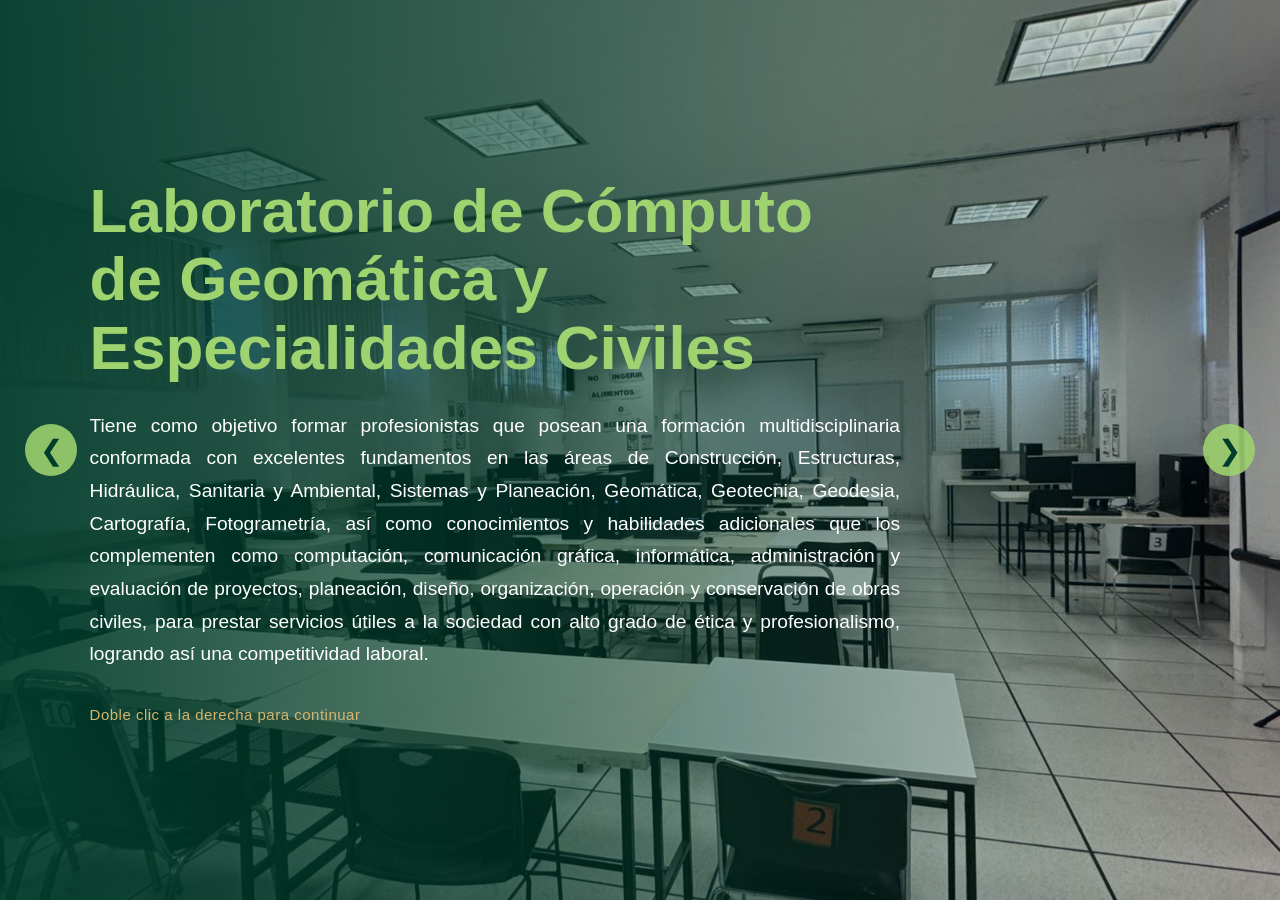
<file: index.html>
<!DOCTYPE html>
<html lang="es">
<head>
    <meta charset="UTF-8">
    <meta name="viewport" content="width=device-width, initial-scale=1.0">
    <title>LCDICyG - FI UNAM</title>
    <link rel="stylesheet" href="css/style.css">
</head>
<body>

    <main class="slider">

        <section class="screen active" id="inicio">
            <div class="overlay"></div>

            <div class="content intro-content">
                <h1>Laboratorio de Cómputo de Geomática y Especialidades Civiles</h1>

                <p>
                    Tiene como objetivo formar profesionistas que posean una formación multidisciplinaria
                    conformada con excelentes fundamentos en las áreas de Construcción, Estructuras,
                    Hidráulica, Sanitaria y Ambiental, Sistemas y Planeación, Geomática, Geotecnia,
                    Geodesia, Cartografía, Fotogrametría, así como conocimientos y habilidades adicionales
                    que los complementen como computación, comunicación gráfica, informática, administración
                    y evaluación de proyectos, planeación, diseño, organización, operación y conservación
                    de obras civiles, para prestar servicios útiles a la sociedad con alto grado de ética
                    y profesionalismo, logrando así una competitividad laboral.
                </p>

                <span class="hint">Doble clic a la derecha para continuar</span>
            </div>
        </section>

        <section class="screen" id="opciones">
            <div class="content options-content">
                <h2>Explora el sitio</h2>
                <p class="subtitle">Selecciona una sección para consultar la información del laboratorio.</p>

                <div class="option-grid">
                    <a href="index.html" class="option-card">
                        <h3>Inicio</h3>
                        <p>Información general del laboratorio.</p>
                    </a>

                    <a href="acerca.html" class="option-card">
                        <h3>Acerca</h3>
                        <p>Objetivos e identidad institucional.</p>
                    </a>

                    <a href="servicios.html" class="option-card">
                        <h3>Servicios</h3>
                        <p>Laboratorios, reglamentos, formatos y recursos.</p>
                    </a>

                    <a href="organigrama.html" class="option-card">
                        <h3>Organigrama</h3>
                        <p>Estructura y personal responsable.</p>
                    </a>

                    <a href="cursos.html" class="option-card">
                        <h3>Cursos</h3>
                        <p>Cursos, capacitaciones y actividades disponibles.</p>
                    </a>

                    <a href="ubicacion.html" class="option-card">
                        <h3>Ubicación</h3>
                        <p>Localización del laboratorio dentro de la Facultad.</p>
                    </a>

                    <a href="contactos.html" class="option-card">
                        <h3>Contactos</h3>
                        <p>Formulario y medios de comunicación.</p>
                    </a>
                </div>

                <span class="hint dark">Doble clic a la izquierda para regresar</span>
            </div>
        </section>

        <button class="arrow left" id="prev">&#10094;</button>
        <button class="arrow right" id="next">&#10095;</button>

    </main>

    <script src="js/main.js"></script>
</body>
</html>
</file>
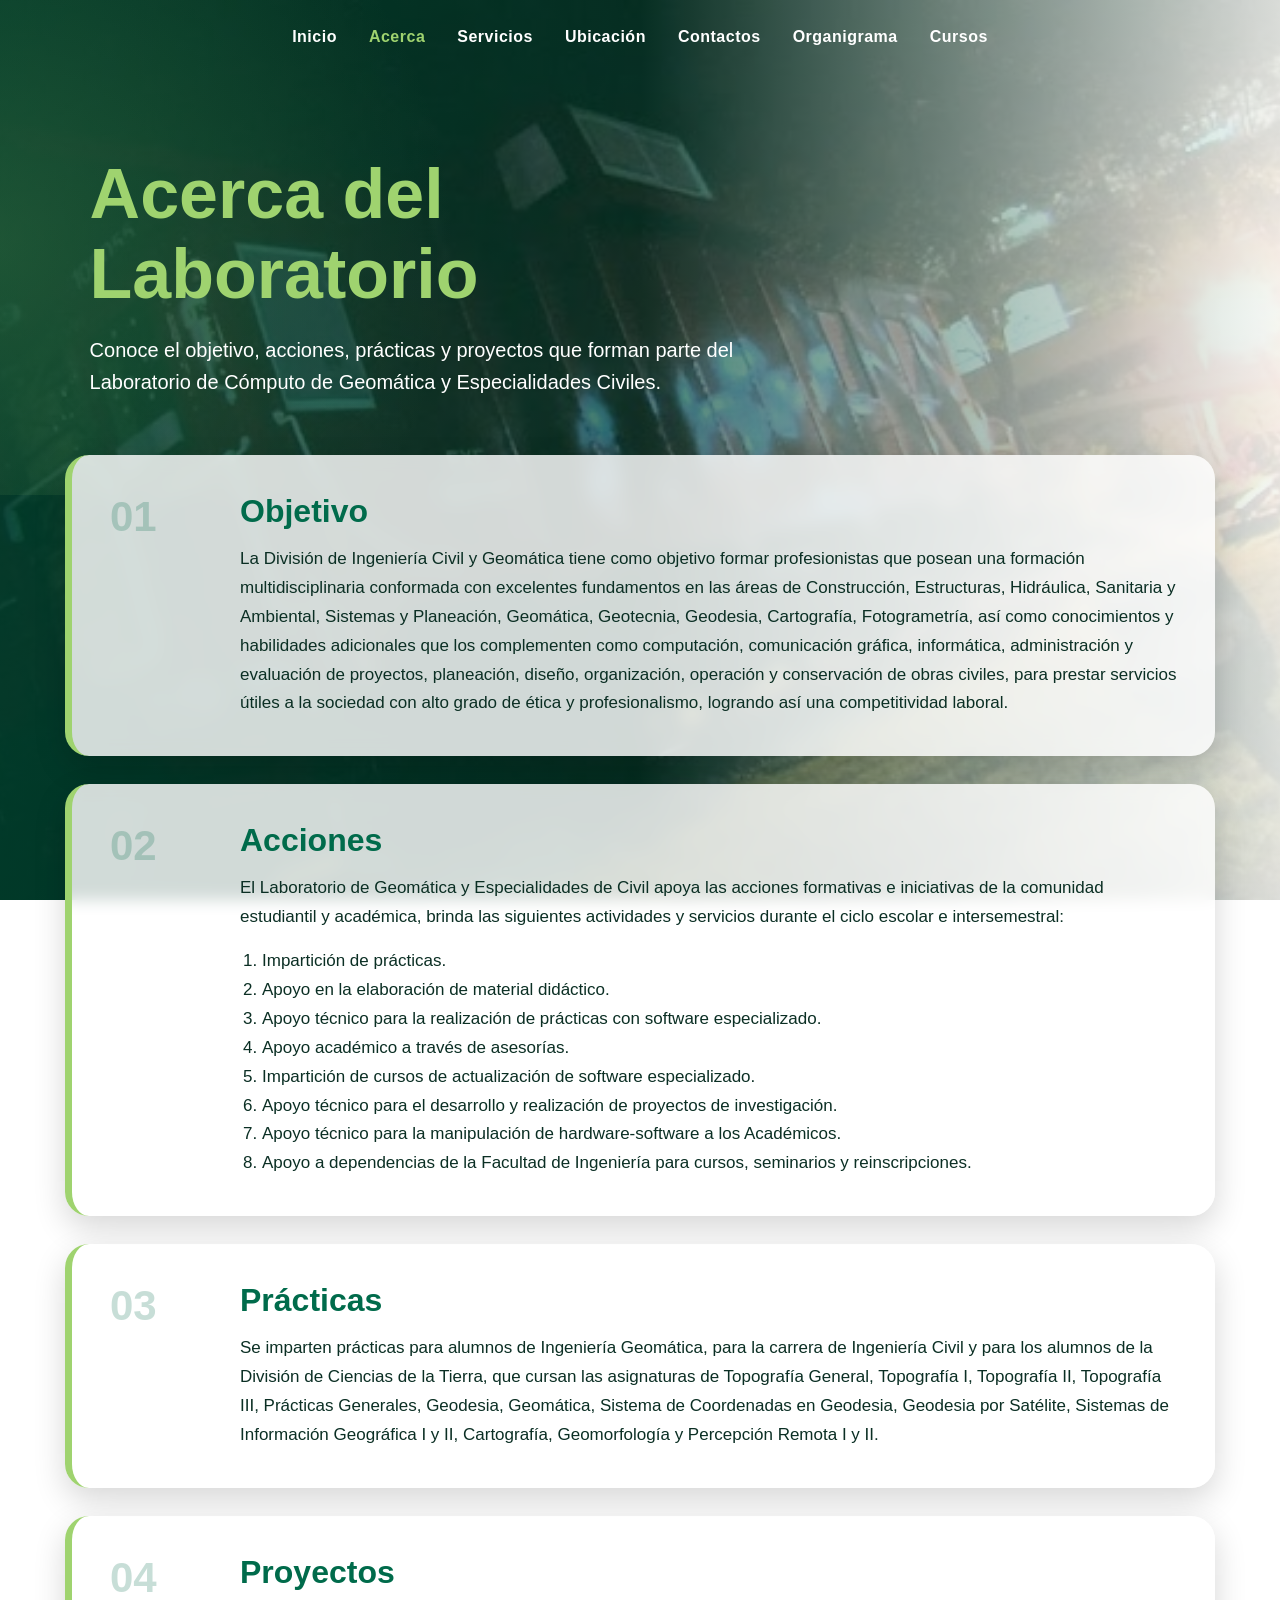
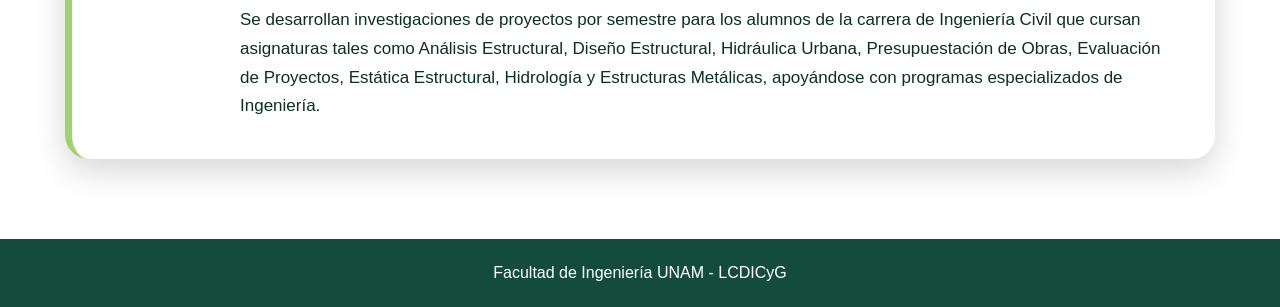
<file: acerca.html>
<!DOCTYPE html>
<html lang="es">
<head>
    <meta charset="UTF-8">
    <meta name="viewport" content="width=device-width, initial-scale=1.0">
    <title>Acerca - LCDICyG</title>
    <link rel="stylesheet" href="css/style.css">
</head>
<body class="acerca-page">

    <section class="acerca-hero" id="acercaHero">
        <div class="acerca-overlay"></div>

        <div class="acerca-nav">
            <a href="index.html">Inicio</a>
            <a href="acerca.html" class="active-link">Acerca</a>
            <a href="servicios.html">Servicios</a>
            <a href="ubicacion.html">Ubicación</a>
            <a href="contactos.html">Contactos</a>
            <a href="organigrama.html">Organigrama</a>
            <a href="cursos.html">Cursos</a>
        </div>

        <div class="acerca-content">
            <h1>Acerca del Laboratorio</h1>
            <p>
                Conoce el objetivo, acciones, prácticas y proyectos que forman parte del
                Laboratorio de Cómputo de Geomática y Especialidades Civiles.
            </p>
        </div>
    </section>

    <main class="acerca-sections">

        <article class="info-block" data-bg="images/tren.jpg">
            <div class="number">01</div>
            <div class="text">
                <h2>Objetivo</h2>
                <p>
                    La División de Ingeniería Civil y Geomática tiene como objetivo formar profesionistas
                    que posean una formación multidisciplinaria conformada con excelentes fundamentos en
                    las áreas de Construcción, Estructuras, Hidráulica, Sanitaria y Ambiental, Sistemas y
                    Planeación, Geomática, Geotecnia, Geodesia, Cartografía, Fotogrametría, así como
                    conocimientos y habilidades adicionales que los complementen como computación,
                    comunicación gráfica, informática, administración y evaluación de proyectos,
                    planeación, diseño, organización, operación y conservación de obras civiles, para
                    prestar servicios útiles a la sociedad con alto grado de ética y profesionalismo,
                    logrando así una competitividad laboral.
                </p>
            </div>
        </article>

        <article class="info-block" data-bg="images/clase.jpeg">
            <div class="number">02</div>
            <div class="text">
                <h2>Acciones</h2>
                <p>
                    El Laboratorio de Geomática y Especialidades de Civil apoya las acciones formativas
                    e iniciativas de la comunidad estudiantil y académica, brinda las siguientes actividades
                    y servicios durante el ciclo escolar e intersemestral:
                </p>

                <ol>
                    <li>Impartición de prácticas.</li>
                    <li>Apoyo en la elaboración de material didáctico.</li>
                    <li>Apoyo técnico para la realización de prácticas con software especializado.</li>
                    <li>Apoyo académico a través de asesorías.</li>
                    <li>Impartición de cursos de actualización de software especializado.</li>
                    <li>Apoyo técnico para el desarrollo y realización de proyectos de investigación.</li>
                    <li>Apoyo técnico para la manipulación de hardware-software a los Académicos.</li>
                    <li>Apoyo a dependencias de la Facultad de Ingeniería para cursos, seminarios y reinscripciones.</li>
                </ol>
            </div>
        </article>

        <article class="info-block" data-bg="images/practicas.jpg">
            <div class="number">03</div>
            <div class="text">
                <h2>Prácticas</h2>
                <p>
                    Se imparten prácticas para alumnos de Ingeniería Geomática, para la carrera de
                    Ingeniería Civil y para los alumnos de la División de Ciencias de la Tierra, que cursan
                    las asignaturas de Topografía General, Topografía I, Topografía II, Topografía III,
                    Prácticas Generales, Geodesia, Geomática, Sistema de Coordenadas en Geodesia,
                    Geodesia por Satélite, Sistemas de Información Geográfica I y II, Cartografía,
                    Geomorfología y Percepción Remota I y II.
                </p>
            </div>
        </article>

        <article class="info-block" data-bg="images/proyecto.jpg">
            <div class="number">04</div>
            <div class="text">
                <h2>Proyectos</h2>
                <p>
                    Se desarrollan investigaciones de proyectos por semestre para los alumnos de la carrera
                    de Ingeniería Civil que cursan asignaturas tales como Análisis Estructural, Diseño
                    Estructural, Hidráulica Urbana, Presupuestación de Obras, Evaluación de Proyectos,
                    Estática Estructural, Hidrología y Estructuras Metálicas, apoyándose con programas
                    especializados de Ingeniería.
                </p>
            </div>
        </article>

    </main>

    <footer class="acerca-footer">
        <p>Facultad de Ingeniería UNAM - LCDICyG</p>
    </footer>

    <script src="js/main.js"></script>
</body>
</html>
</file>
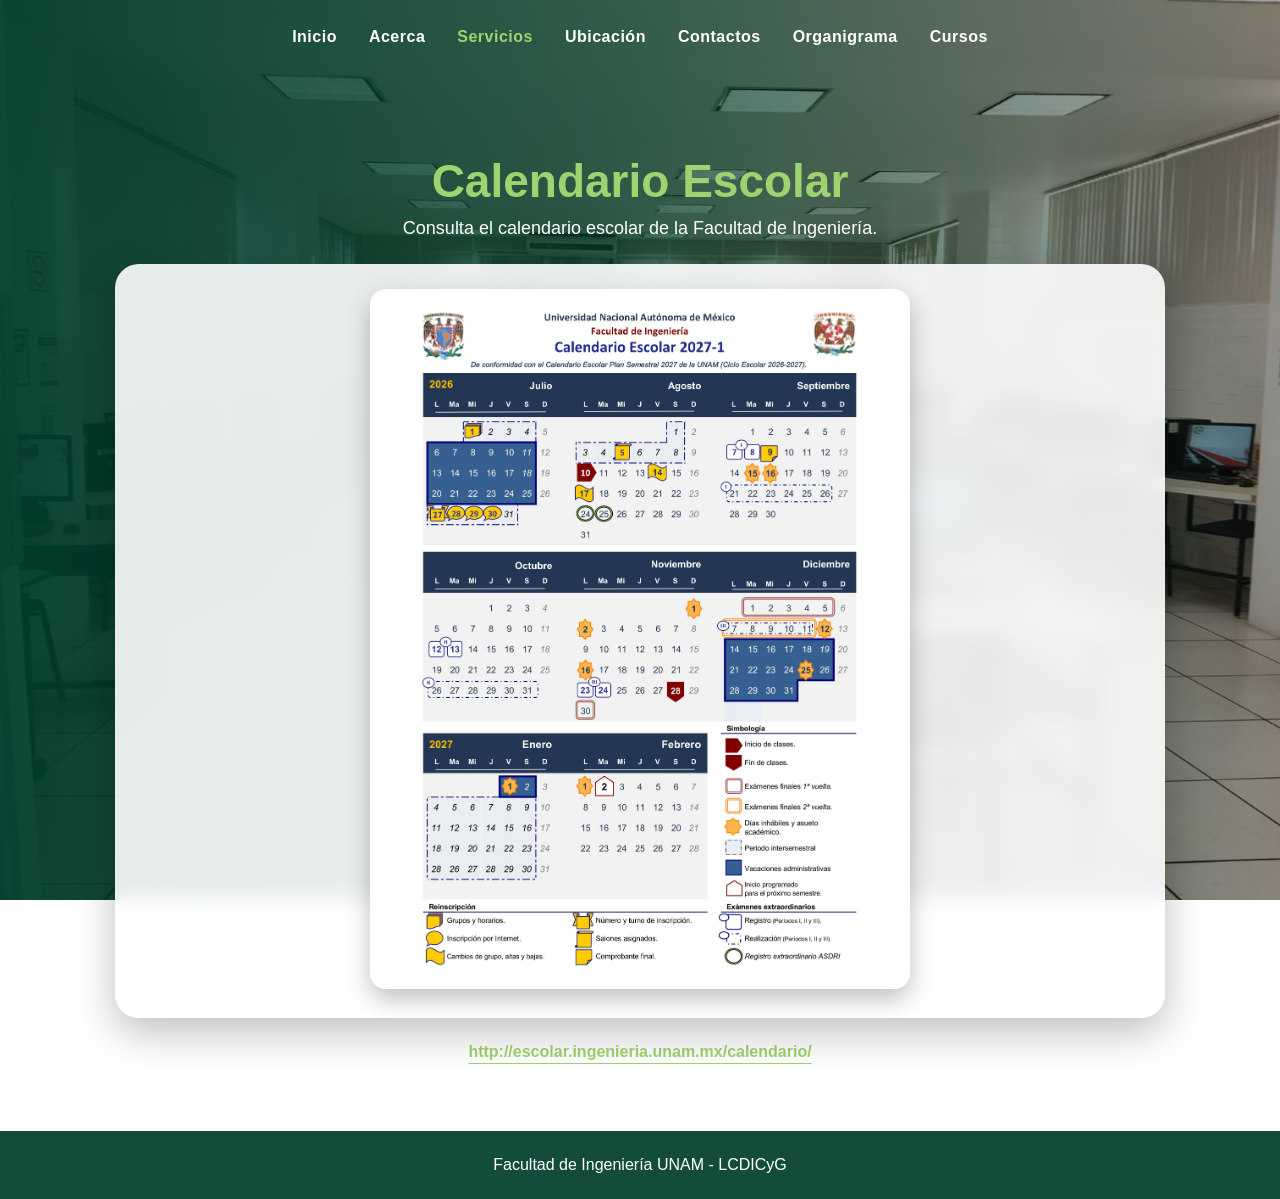
<file: calendarios.html>
<!DOCTYPE html>
<html lang="es">
<head>
    <meta charset="UTF-8">
    <meta name="viewport" content="width=device-width, initial-scale=1.0">
    <title>Calendarios - LCDICyG</title>
    <link rel="stylesheet" href="css/style.css">
</head>
<body class="calendarios-page">

    <nav class="servicios-nav">
        <a href="index.html">Inicio</a>
        <a href="acerca.html">Acerca</a>
        <a href="servicios.html" class="active-link">Servicios</a>
        <a href="ubicacion.html">Ubicación</a>
        <a href="contactos.html">Contactos</a>
        <a href="organigrama.html">Organigrama</a>
        <a href="cursos.html">Cursos</a>
    </nav>

    <main class="calendarios-main">

        <section class="calendarios-header">
            <h1>Calendario Escolar</h1>
            <p>Consulta el calendario escolar de la Facultad de Ingeniería.</p>
        </section>

        <section class="calendario-image-box">
            <img src="images/calendario.jpg" alt="Calendario Escolar FI">
        </section>

        <a href="http://escolar.ingenieria.unam.mx/calendario/" target="_blank" class="calendario-link">
            http://escolar.ingenieria.unam.mx/calendario/
        </a>

    </main>

    <footer class="servicios-footer">
        <p>Facultad de Ingeniería UNAM - LCDICyG</p>
    </footer>

</body>
</html>
</file>
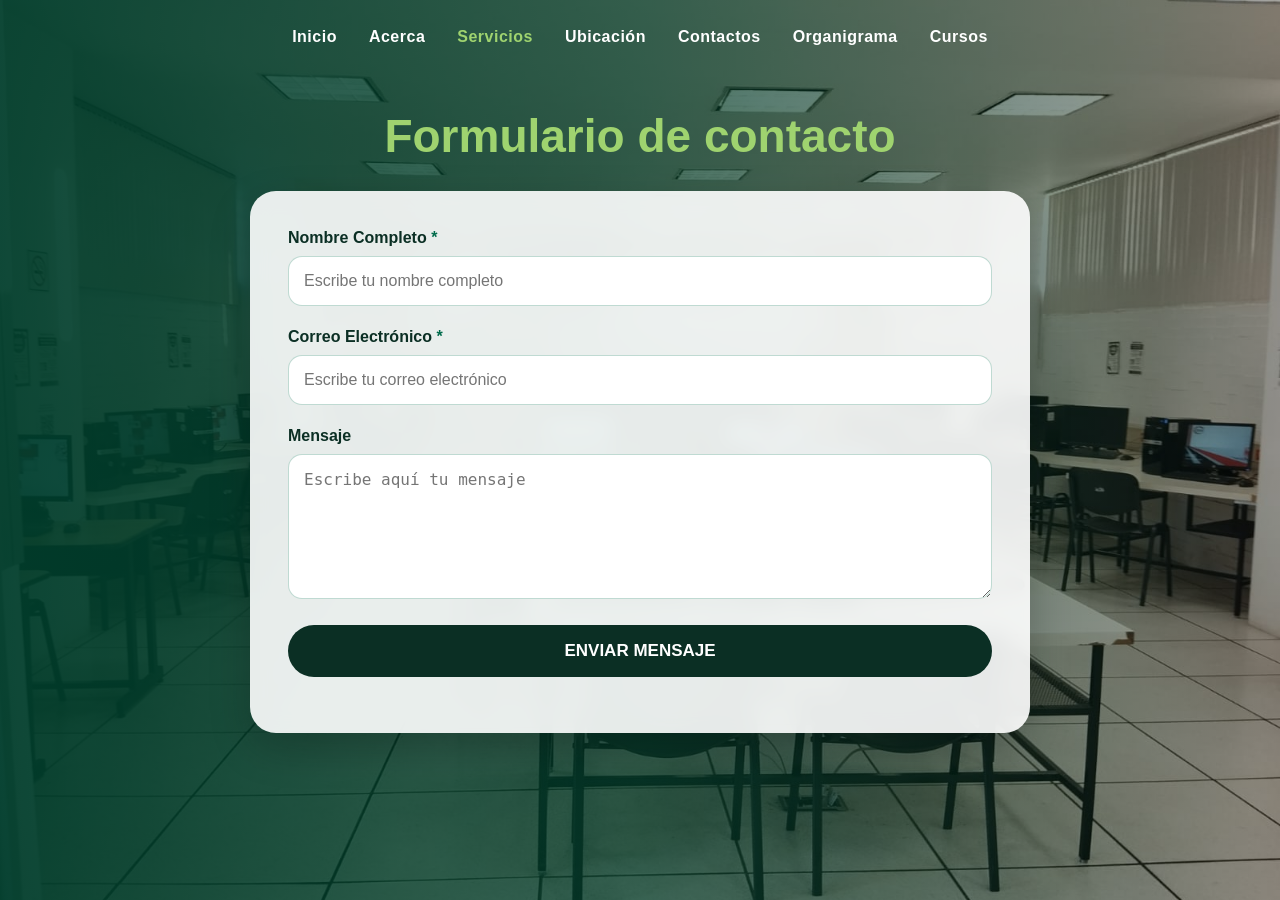
<file: contacto.html>
<!DOCTYPE html>
<html lang="es">
<head>
    <meta charset="UTF-8">
    <meta name="viewport" content="width=device-width, initial-scale=1.0">
    <title>Contacto - LCDICyG</title>
    <link rel="stylesheet" href="css/style.css">
</head>
<body class="contacto-page">

    <nav class="servicios-nav">
        <a href="index.html">Inicio</a>
        <a href="acerca.html">Acerca</a>
        <a href="servicios.html" class="active-link">Servicios</a>
        <a href="ubicacion.html">Ubicación</a>
        <a href="contactos.html">Contactos</a>
        <a href="organigrama.html">Organigrama</a>
        <a href="cursos.html">Cursos</a>
    </nav>

    <main class="contacto-main">

        <h1>Formulario de contacto</h1>

        <form class="contacto-form" id="contactForm">

            <div class="form-group">
                <label>Nombre Completo <span class="required">*</span></label>
                <input type="text" id="nombre" placeholder="Escribe tu nombre completo">
                <small class="error-message">* Campo obligatorio</small>
            </div>

            <div class="form-group">
                <label>Correo Electrónico <span class="required">*</span></label>
                <input type="email" id="correo" placeholder="Escribe tu correo electrónico">
                <small class="error-message">* Campo obligatorio</small>
            </div>

            <div class="form-group">
                <label>Mensaje</label>
                <textarea id="mensaje" placeholder="Escribe aquí tu mensaje"></textarea>
            </div>

            <button type="submit" class="contact-button" id="contactButton">
                Enviar mensaje
            </button>

            <p class="form-status" id="formStatus"></p>

        </form>

    </main>

    <script src="js/main.js"></script>
</body>
</html>
</file>
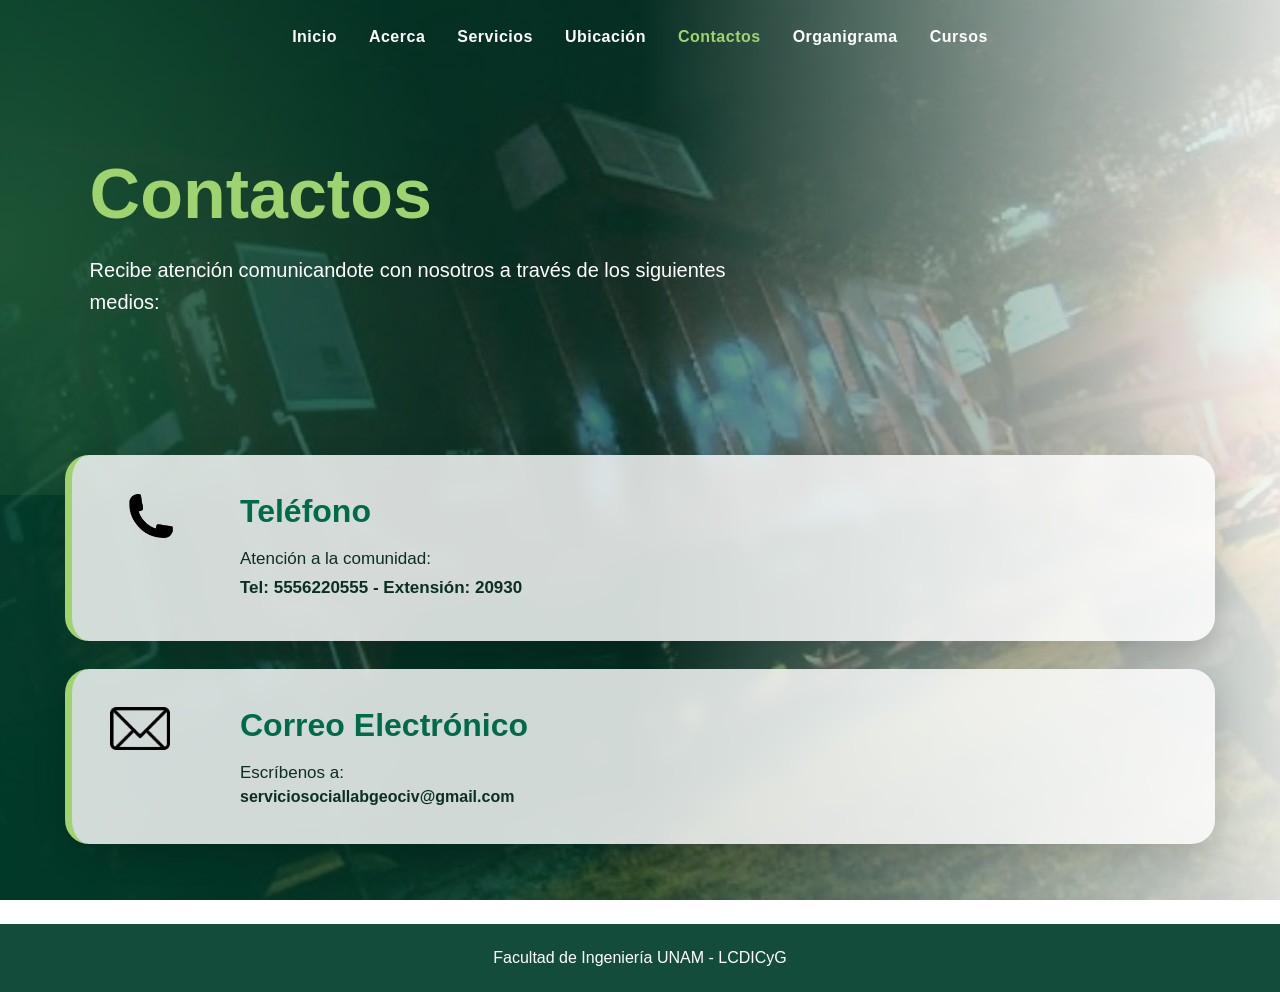
<file: contactos.html>
<!DOCTYPE html>
<html lang="es">
<head>
    <meta charset="UTF-8">
    <meta name="viewport" content="width=device-width, initial-scale=1.0">
    <title>Contactos - LCDICyG</title>
    <link rel="stylesheet" href="css/style.css">
</head>
<body class="acerca-page">

    <section class="acerca-hero" id="acercaHero">
        <div class="acerca-overlay"></div>

        <div class="acerca-nav">
            <a href="index.html">Inicio</a>
            <a href="acerca.html">Acerca</a>
            <a href="servicios.html">Servicios</a>
            <a href="ubicacion.html">Ubicación</a>
            <a href="contactos.html" class="active-link">Contactos</a>
            <a href="organigrama.html">Organigrama</a>
            <a href="cursos.html">Cursos</a>
        </div>

        <div class="acerca-content">
            <h1>Contactos</h1>
            <p>
                Recibe atención comunicandote con nosotros a través de los siguientes medios:
            </p>
        </div>
    </section>

    <main class="acerca-sections">

        <article class="info-block" data-bg="images/Telefono_fijo.jpg">
            <div class="number">
                <img src="images/telefono.webp" alt="Icono de Teléfono" style="width: 80px; height: auto;">
            </div>
            <div class="text">
                <h2>Teléfono</h2>
                <p>
                    Atención a la comunidad:<br>
                    <strong>Tel: 5556220555 - Extensión: 20930</strong>
                </p>
            </div>
        </article>

        <article class="info-block" data-bg="images/correo_web.jpg">
            <div class="number">
                <img src="images/correo.png" alt="Icono de Correos" style="width: 60px; height: auto;">
            </div>
            <div class="text">
                <h2>Correo Electrónico</h2>
                <p>Escríbenos a:</p>
                <ul>
                    <strong>serviciosociallabgeociv@gmail.com</strong>
                </ul>
            </div>
        </article>

    </main>

    <footer class="acerca-footer">
        <p>Facultad de Ingeniería UNAM - LCDICyG</p>
    </footer>

    <script src="js/main.js"></script>
</body>
</html>
</file>
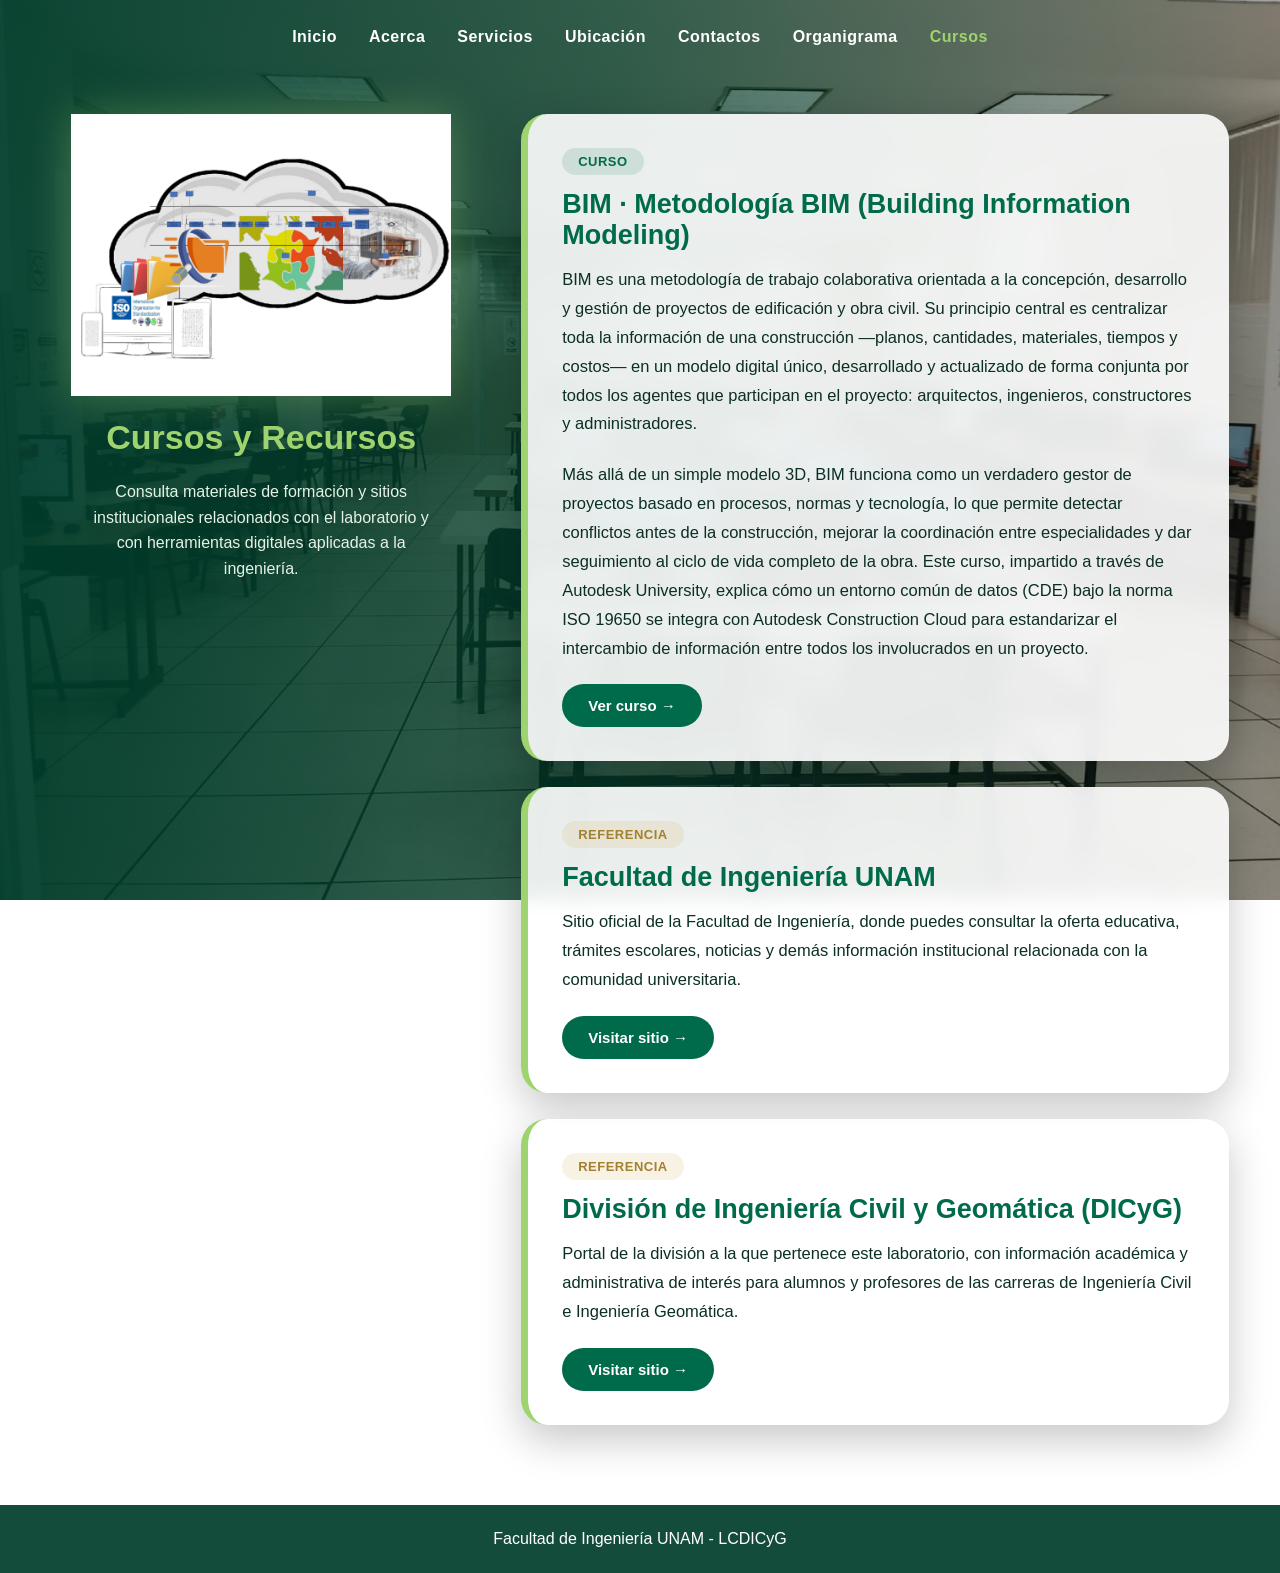
<file: cursos.html>
<!DOCTYPE html>
<html lang="es">
<head>
    <meta charset="UTF-8">
    <meta name="viewport" content="width=device-width, initial-scale=1.0">
    <title>Cursos - LCDICyG</title>
    <link rel="stylesheet" href="css/style.css">
</head>
<body class="cursos-page">

    <nav class="servicios-nav">
        <a href="index.html">Inicio</a>
        <a href="acerca.html">Acerca</a>
        <a href="servicios.html">Servicios</a>
        <a href="ubicacion.html">Ubicación</a>
        <a href="contactos.html">Contactos</a>
        <a href="organigrama.html">Organigrama</a>
        <a href="cursos.html" class="active-link">Cursos</a>
    </nav>

    <main class="cursos-main">

        <section class="cursos-left">
            <img src="images/cursos-bim.png" alt="Recursos y cursos digitales">
            <h1>Cursos y Recursos</h1>
            <p>
                Consulta materiales de formación y sitios institucionales relacionados
                con el laboratorio y con herramientas digitales aplicadas a la ingeniería.
            </p>
        </section>

        <section class="cursos-right">

            <article class="course-card">
                <span class="course-tag">Curso</span>
                <h2>BIM · Metodología BIM (Building Information Modeling)</h2>
                <p>
                    BIM es una metodología de trabajo colaborativa orientada a la concepción,
                    desarrollo y gestión de proyectos de edificación y obra civil. Su principio
                    central es centralizar toda la información de una construcción —planos,
                    cantidades, materiales, tiempos y costos— en un modelo digital único,
                    desarrollado y actualizado de forma conjunta por todos los agentes que
                    participan en el proyecto: arquitectos, ingenieros, constructores y
                    administradores.
                </p>
                <p>
                    Más allá de un simple modelo 3D, BIM funciona como un verdadero gestor de
                    proyectos basado en procesos, normas y tecnología, lo que permite detectar
                    conflictos antes de la construcción, mejorar la coordinación entre
                    especialidades y dar seguimiento al ciclo de vida completo de la obra. Este
                    curso, impartido a través de Autodesk University, explica cómo un entorno
                    común de datos (CDE) bajo la norma ISO 19650 se integra con Autodesk
                    Construction Cloud para estandarizar el intercambio de información entre
                    todos los involucrados en un proyecto.
                </p>
                <a href="https://www.autodesk.com/autodesk-university/es/article/ISO-19650-Common-Data-Environment-and-Autodesk-Construction-Cloud-2021" target="_blank" class="course-link">
                    Ver curso &#8594;
                </a>
            </article>

            <article class="course-card reference">
                <span class="course-tag">Referencia</span>
                <h2>Facultad de Ingeniería UNAM</h2>
                <p>
                    Sitio oficial de la Facultad de Ingeniería, donde puedes consultar la
                    oferta educativa, trámites escolares, noticias y demás información
                    institucional relacionada con la comunidad universitaria.
                </p>
                <a href="https://www.ingenieria.unam.mx/" target="_blank" class="course-link">
                    Visitar sitio &#8594;
                </a>
            </article>

            <article class="course-card reference">
                <span class="course-tag">Referencia</span>
                <h2>División de Ingeniería Civil y Geomática (DICyG)</h2>
                <p>
                    Portal de la división a la que pertenece este laboratorio, con información
                    académica y administrativa de interés para alumnos y profesores de las
                    carreras de Ingeniería Civil e Ingeniería Geomática.
                </p>
                <a href="http://dicyg.fi-c.unam.mx:8080/Site" target="_blank" class="course-link">
                    Visitar sitio &#8594;
                </a>
            </article>

        </section>

    </main>

    <footer class="servicios-footer">
        <p>Facultad de Ingeniería UNAM - LCDICyG</p>
    </footer>

</body>
</html>
</file>
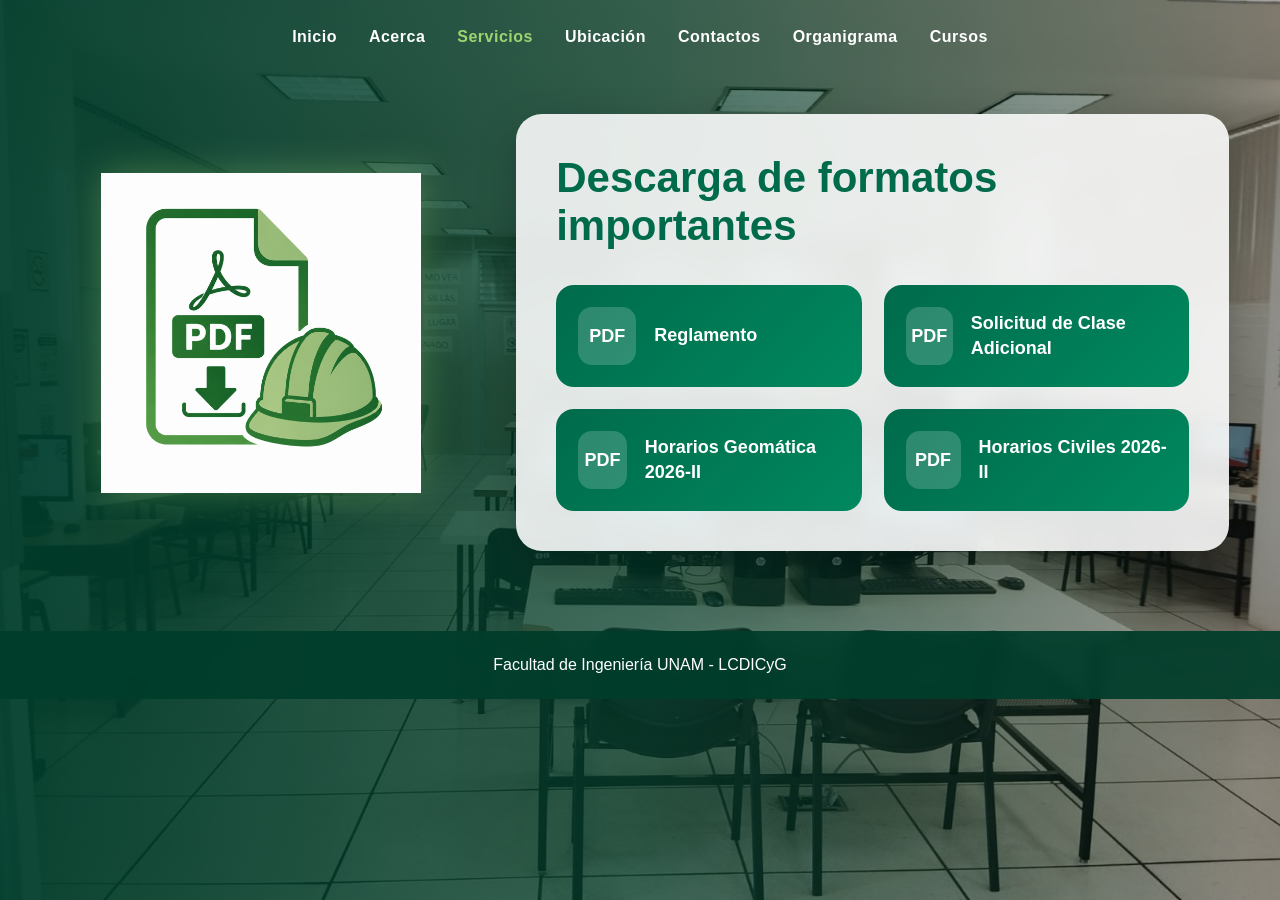
<file: formatos.html>
<!DOCTYPE html>
<html lang="es">
<head>
    <meta charset="UTF-8">
    <meta name="viewport" content="width=device-width, initial-scale=1.0">
    <title>Formatos - LCDICyG</title>
    <link rel="stylesheet" href="css/style.css">
</head>
<body class="formatos-page">

    <nav class="servicios-nav">
        <a href="index.html">Inicio</a>
        <a href="acerca.html">Acerca</a>
        <a href="servicios.html" class="active-link">Servicios</a>
        <a href="ubicacion.html">Ubicación</a>
        <a href="contactos.html">Contactos</a>
        <a href="organigrama.html">Organigrama</a>
        <a href="cursos.html">Cursos</a>
    </nav>

    <main class="formatos-main">

        <section class="formatos-left">
            <img src="images/logo1.png" alt="Descargas">
        </section>

        <section class="formatos-right">

            <h1>Descarga de formatos importantes</h1>

            <div class="pdf-grid">

                <a href="documentos/Reglamento.pdf" class="pdf-card" target="_blank">
                    <div class="pdf-icon">PDF</div>
                    <span>Reglamento</span>
                </a>

                <a href="documentos/Solicitud_Clase_Adicional.pdf" class="pdf-card" target="_blank">
                    <div class="pdf-icon">PDF</div>
                    <span>Solicitud de Clase Adicional</span>
                </a>

                <a href="documentos/Horarios _Geomatica 2027-1.pdf" class="pdf-card" target="_blank">
                    <div class="pdf-icon">PDF</div>
                    <span>Horarios Geomática 2026-II</span>
                </a>

                <a href="documentos/Horarios _Civiles_2027-1.pdf" class="pdf-card" target="_blank">
                    <div class="pdf-icon">PDF</div>
                    <span>Horarios Civiles 2026-II</span>
                </a>

            </div>

        </section>

    </main>

    <footer class="servicios-footer">
        <p>Facultad de Ingeniería UNAM - LCDICyG</p>
    </footer>

</body>
</html>
</file>
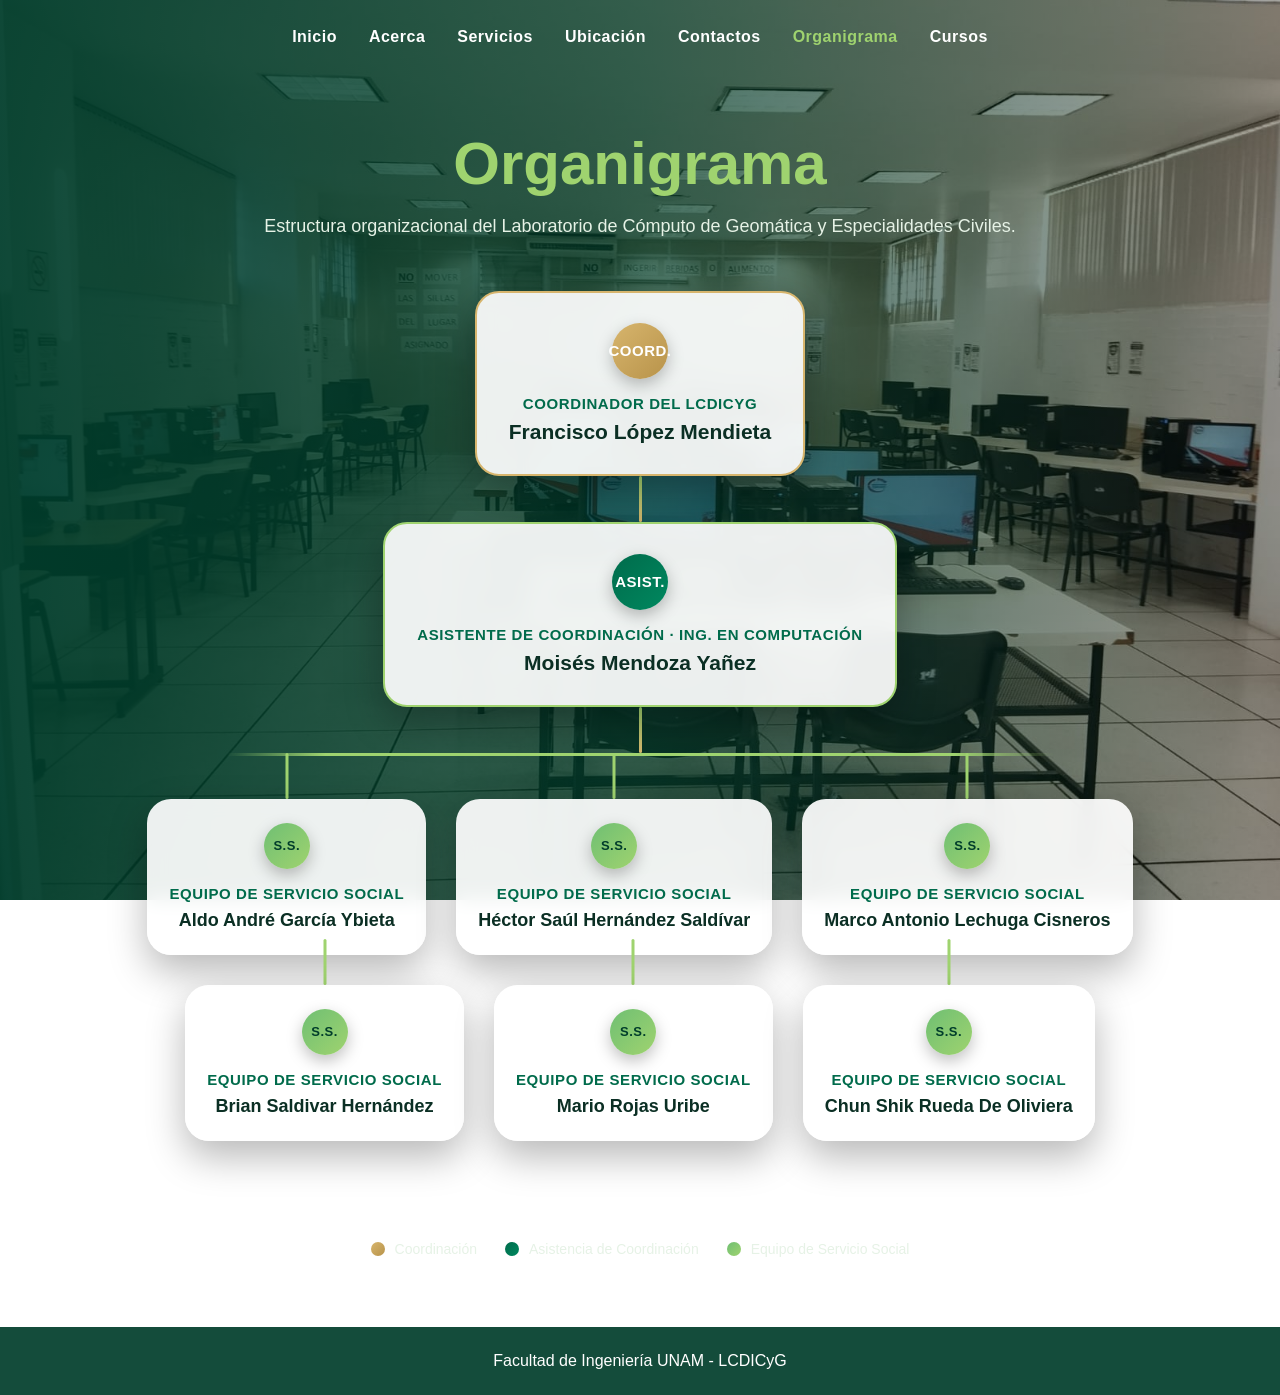
<file: organigrama.html>
<!DOCTYPE html>
<html lang="es">
<head>
    <meta charset="UTF-8">
    <meta name="viewport" content="width=device-width, initial-scale=1.0">
    <title>Organigrama - LCDICyG</title>
    <link rel="stylesheet" href="css/style.css">
</head>
<body class="organigrama-page">

    <nav class="servicios-nav">
        <a href="index.html">Inicio</a>
        <a href="acerca.html">Acerca</a>
        <a href="servicios.html">Servicios</a>
        <a href="ubicacion.html">Ubicación</a>
        <a href="contactos.html">Contactos</a>
        <a href="organigrama.html" class="active-link">Organigrama</a>
        <a href="cursos.html">Cursos</a>
    </nav>

    <section class="organigrama-header">
        <h1>Organigrama</h1>
        <p>
            Estructura organizacional del Laboratorio de Cómputo de Geomática y
            Especialidades Civiles.
        </p>
    </section>

    <main class="org-tree">

        <div class="node-card coordinador">
            <div class="node-badge">COORD.</div>
            <span class="node-role">Coordinador del LCDICyG</span>
            <span class="node-name">Francisco López Mendieta</span>
        </div>

        <div class="tree-connector"></div>

        <div class="node-card asistente">
            <div class="node-badge">ASIST.</div>
            <span class="node-role">Asistente de Coordinación · Ing. en Computación</span>
            <span class="node-name">Moisés Mendoza Yañez</span>
        </div>

        <div class="tree-connector"></div>

        <div class="tree-children">

            <div class="tree-node-wrap">
                <div class="node-card equipo">
                    <div class="node-badge">S.S.</div>
                    <span class="node-role">Equipo de Servicio Social</span>
                    <span class="node-name">Aldo André García Ybieta</span>
                </div>
            </div>

            <div class="tree-node-wrap">
                <div class="node-card equipo">
                    <div class="node-badge">S.S.</div>
                    <span class="node-role">Equipo de Servicio Social</span>
                    <span class="node-name">Héctor Saúl Hernández Saldívar</span>
                </div>
            </div>

            <div class="tree-node-wrap">
                <div class="node-card equipo">
                    <div class="node-badge">S.S.</div>
                    <span class="node-role">Equipo de Servicio Social</span>
                    <span class="node-name">Marco Antonio Lechuga Cisneros</span>
                </div>
            </div>

            <div class="tree-node-wrap">
                <div class="node-card equipo">
                    <div class="node-badge">S.S.</div>
                    <span class="node-role">Equipo de Servicio Social</span>
                    <span class="node-name">Brian Saldivar Hernández</span>
                </div>
            </div>

            <div class="tree-node-wrap">
                <div class="node-card equipo">
                    <div class="node-badge">S.S.</div>
                    <span class="node-role">Equipo de Servicio Social</span>
                    <span class="node-name">Mario Rojas Uribe</span>
                </div>
            </div>

            <div class="tree-node-wrap">
                <div class="node-card equipo">
                    <div class="node-badge">S.S.</div>
                    <span class="node-role">Equipo de Servicio Social</span>
                    <span class="node-name">Chun Shik Rueda De Oliviera</span>
                </div>
            </div>

        </div>

    </main>

    <section class="org-legend">
        <span><i class="legend-dot gold"></i> Coordinación</span>
        <span><i class="legend-dot teal"></i> Asistencia de Coordinación</span>
        <span><i class="legend-dot light"></i> Equipo de Servicio Social</span>
    </section>

    <footer class="servicios-footer">
        <p>Facultad de Ingeniería UNAM - LCDICyG</p>
    </footer>

</body>
</html>
</file>
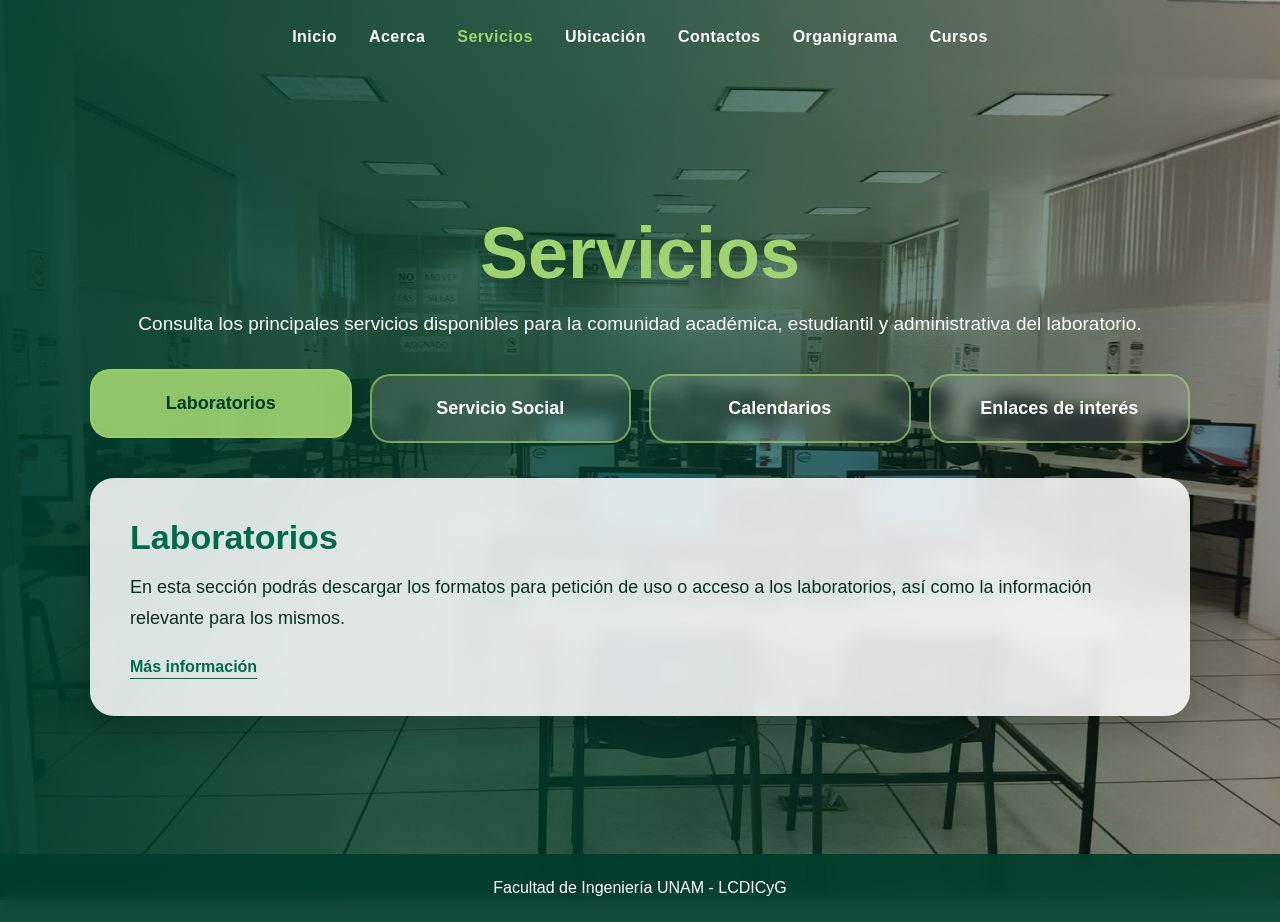
<file: servicios.html>
<!DOCTYPE html>
<html lang="es">
<head>
    <meta charset="UTF-8">
    <meta name="viewport" content="width=device-width, initial-scale=1.0">
    <title>Servicios - LCDICyG</title>
    <link rel="stylesheet" href="css/style.css">
</head>
<body class="servicios-page">

    <nav class="servicios-nav">
        <a href="index.html">Inicio</a>
        <a href="acerca.html">Acerca</a>
        <a href="servicios.html" class="active-link">Servicios</a>
        <a href="ubicacion.html">Ubicación</a>
        <a href="contactos.html">Contactos</a>
        <a href="organigrama.html">Organigrama</a>
        <a href="cursos.html">Cursos</a>
    </nav>

    <main class="servicios-main">

        <section class="servicios-intro">
            <h1>Servicios</h1>
            <p>
                Consulta los principales servicios disponibles para la comunidad académica,
                estudiantil y administrativa del laboratorio.
            </p>
        </section>

        <section class="service-tabs">
            <button class="service-tab active" data-target="laboratorios">Laboratorios</button>
            <button class="service-tab" data-target="social">Servicio Social</button>
            <button class="service-tab" data-target="calendarios">Calendarios</button>
            <button class="service-tab" data-target="enlaces">Enlaces de interés</button>
        </section>

        <section class="service-content active" id="laboratorios">
            <h2>Laboratorios</h2>
            <p>
                En esta sección podrás descargar los formatos para petición de uso o acceso
                a los laboratorios, así como la información relevante para los mismos.
            </p>
            <a href="formatos.html" class="service-link">Más información</a>
        </section>

        <section class="service-content" id="social">
            <h2>Servicio Social</h2>
            <p>
                La actividad profesional a través de cuya práctica, el universitario participa
                en una comunidad dentro de la sociedad, identificando problemáticas y coadyuvando
                a su solución.
            </p>
            <a href="ssocial.html" class="service-link">Ingresar</a>
        </section>

        <section class="service-content" id="calendarios">
            <h2>Calendarios</h2>
            <p>
                En este espacio encontrarás los calendarios actuales de la Facultad de Ingeniería
                para consultarlos cuando gustes.
            </p>
            <a href="calendarios.html" class="service-link">Consultar</a>
        </section>

        <section class="service-content" id="enlaces">
            <h2>Enlaces de interés</h2>
            <p>
                Aquí podrás acceder a sitios de interés para la comunidad universitaria,
                relacionados con servicios académicos e institucionales.
            </p>
            <a href="sitios-de-interes.html" class="service-link">Ver sitios</a>
        </section>

    </main>

    <footer class="servicios-footer">
        <p>Facultad de Ingeniería UNAM - LCDICyG</p>
    </footer>

    <script src="js/main.js"></script>
</body>
</html>
</file>
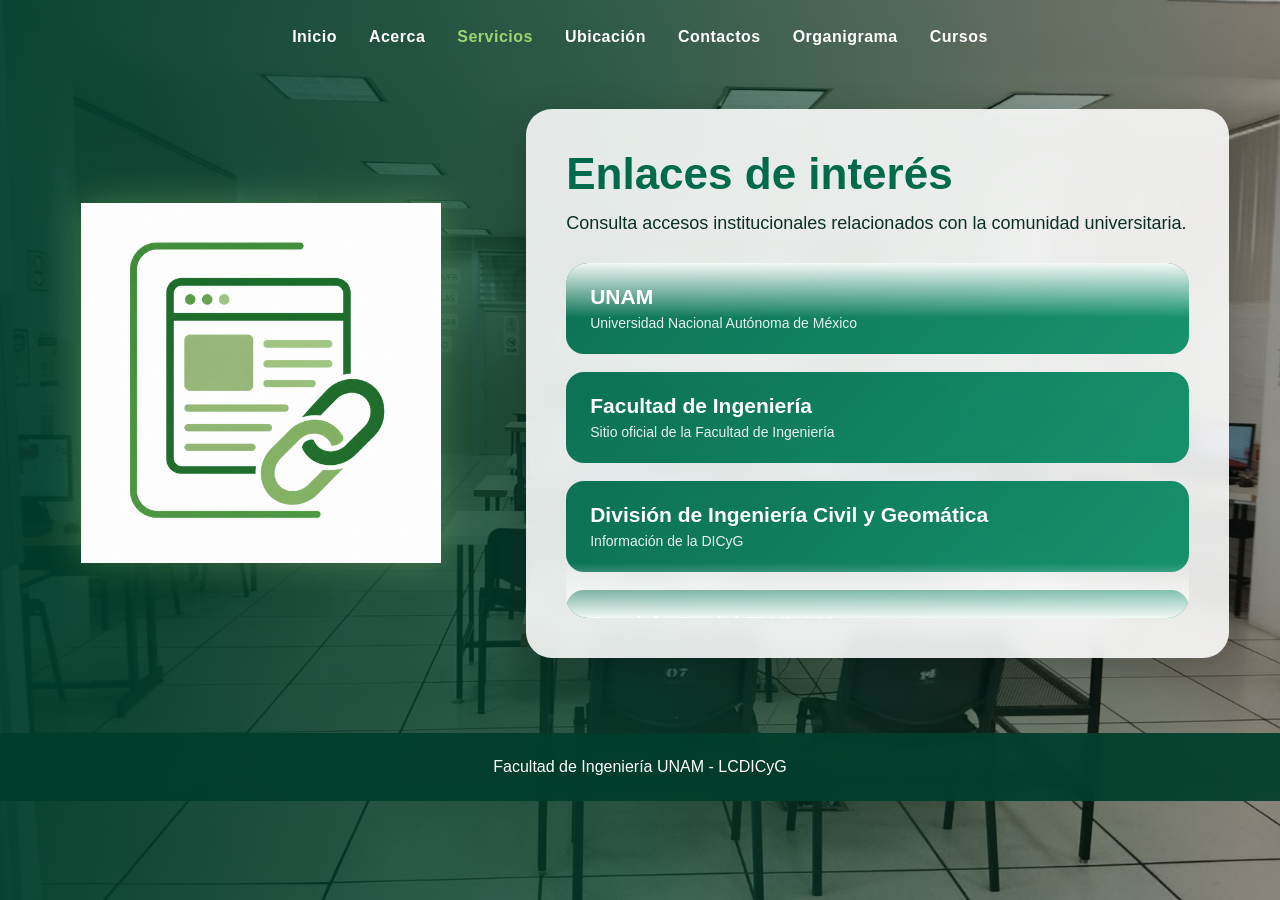
<file: sitios-de-interes.html>
<!DOCTYPE html>
<html lang="es">
<head>
    <meta charset="UTF-8">
    <meta name="viewport" content="width=device-width, initial-scale=1.0">
    <title>Sitios de interés - LCDICyG</title>
    <link rel="stylesheet" href="css/style.css">
</head>
<body class="links-page">

    <nav class="servicios-nav">
        <a href="index.html">Inicio</a>
        <a href="acerca.html">Acerca</a>
        <a href="servicios.html" class="active-link">Servicios</a>
        <a href="ubicacion.html">Ubicación</a>
        <a href="contactos.html">Contactos</a>
        <a href="organigrama.html">Organigrama</a>
        <a href="cursos.html">Cursos</a>
    </nav>

    <main class="links-main">

        <section class="links-left">
            <img src="images/logo3.png" alt="Enlaces de interés">
        </section>

        <section class="links-right">
            <h1>Enlaces de interés</h1>
            <p>Consulta accesos institucionales relacionados con la comunidad universitaria.</p>

            <div class="links-carousel">
                <div class="links-track">

                    <a href="https://www.unam.mx/" target="_blank" class="link-card">
                        <span>UNAM</span>
                        <small>Universidad Nacional Autónoma de México</small>
                    </a>

                    <a href="https://www.ingenieria.unam.mx/" target="_blank" class="link-card">
                        <span>Facultad de Ingeniería</span>
                        <small>Sitio oficial de la Facultad de Ingeniería</small>
                    </a>

                    <a href="http://dicyg.fi-c.unam.mx:8080/Site" target="_blank" class="link-card">
                        <span>División de Ingeniería Civil y Geomática</span>
                        <small>Información de la DICyG</small>
                    </a>

                    <a href="http://escolar.ingenieria.unam.mx/tramites/social/" target="_blank" class="link-card">
                        <span>Servicio Social FI UNAM</span>
                        <small>Trámites y consulta de servicio social</small>
                    </a>

                    <a href="http://copadi.fi-c.unam.mx/tutoria.jsp?t=tutoria" target="_blank" class="link-card">
                        <span>Tutoría Facultad de Ingeniería</span>
                        <small>Programa institucional de tutoría</small>
                    </a>

                    <a href="https://www.unam.mx/" target="_blank" class="link-card">
                        <span>UNAM</span>
                        <small>Universidad Nacional Autónoma de México</small>
                    </a>

                    <a href="https://www.ingenieria.unam.mx/" target="_blank" class="link-card">
                        <span>Facultad de Ingeniería</span>
                        <small>Sitio oficial de la Facultad de Ingeniería</small>
                    </a>

                    <a href="http://dicyg.fi-c.unam.mx:8080/Site" target="_blank" class="link-card">
                        <span>División de Ingeniería Civil y Geomática</span>
                        <small>Información de la DICyG</small>
                    </a>

                    <a href="http://escolar.ingenieria.unam.mx/tramites/social/" target="_blank" class="link-card">
                        <span>Servicio Social FI UNAM</span>
                        <small>Trámites y consulta de servicio social</small>
                    </a>

                    <a href="http://copadi.fi-c.unam.mx/tutoria.jsp?t=tutoria" target="_blank" class="link-card">
                        <span>Tutoría Facultad de Ingeniería</span>
                        <small>Programa institucional de tutoría</small>
                    </a>

                </div>
            </div>
        </section>

    </main>

    <footer class="servicios-footer">
        <p>Facultad de Ingeniería UNAM - LCDICyG</p>
    </footer>

</body>
</html>
</file>
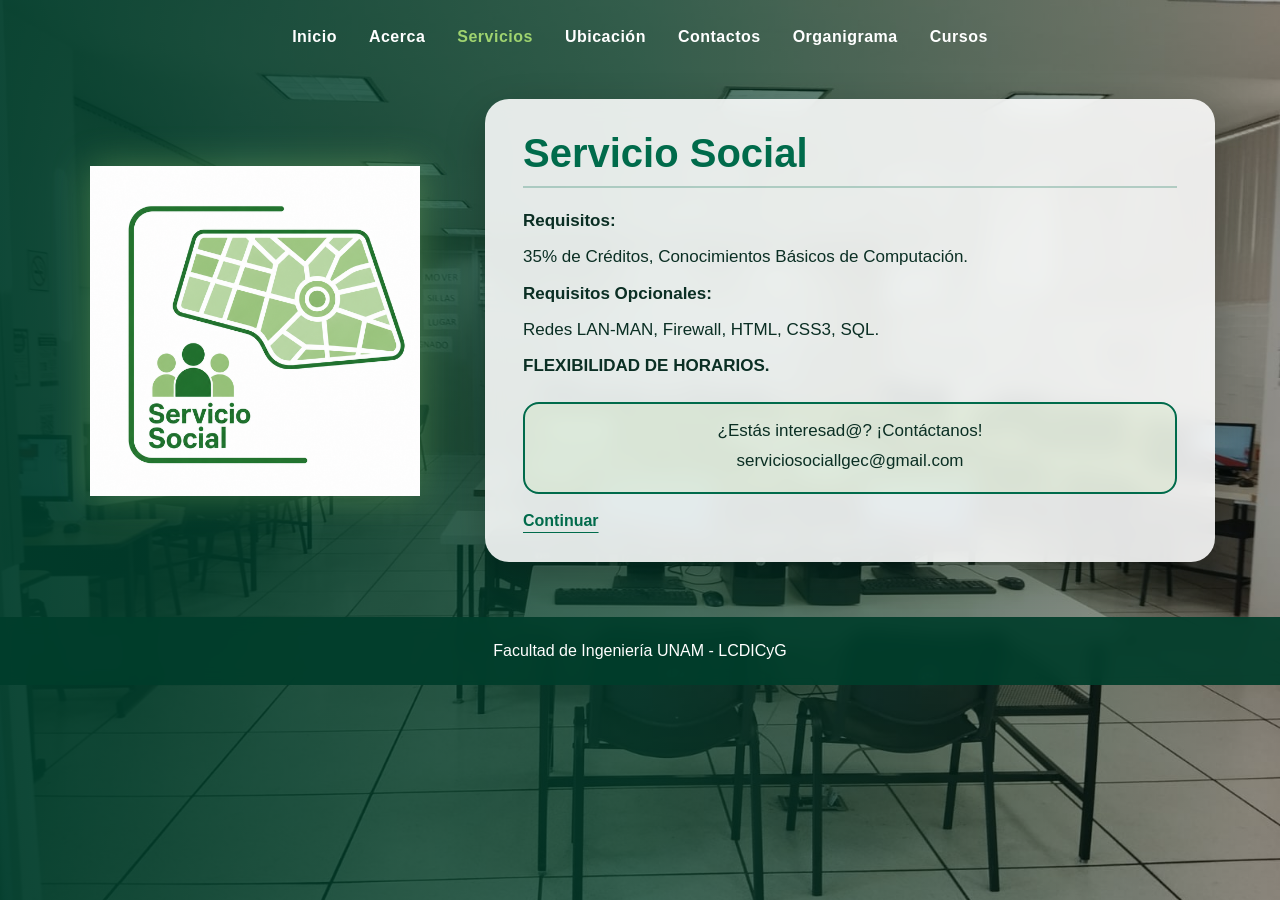
<file: ssocial.html>
<!DOCTYPE html>
<html lang="es">
<head>
    <meta charset="UTF-8">
    <meta name="viewport" content="width=device-width, initial-scale=1.0">
    <title>Servicio Social - LCDICyG</title>
    <link rel="stylesheet" href="css/style.css">
</head>
<body class="ssocial-page">

    <nav class="servicios-nav">
        <a href="index.html">Inicio</a>
        <a href="acerca.html">Acerca</a>
        <a href="servicios.html" class="active-link">Servicios</a>
        <a href="ubicacion.html">Ubicación</a>
        <a href="contactos.html">Contactos</a>
        <a href="organigrama.html">Organigrama</a>
        <a href="cursos.html">Cursos</a>
    </nav>

    <main class="ssocial-main">

        <section class="ssocial-logo">
            <img src="images/logo2.png" alt="Servicio Social">
        </section>

        <section class="ssocial-info">
            <h1>Servicio Social</h1>

            <div class="ssocial-line"></div>

            <p><strong>Requisitos:</strong></p>
            <p>35% de Créditos, Conocimientos Básicos de Computación.</p>

            <p><strong>Requisitos Opcionales:</strong></p>
            <p>Redes LAN-MAN, Firewall, HTML, CSS3, SQL.</p>

            <p><strong>FLEXIBILIDAD DE HORARIOS.</strong></p>

            <div class="ssocial-contact">
                <p>¿Estás interesad@? ¡Contáctanos!</p>
                <p>serviciosociallgec@gmail.com</p>
            </div>

            <a href="contacto.html" class="ssocial-button">Continuar</a>
        </section>

    </main>

    <footer class="servicios-footer">
        <p>Facultad de Ingeniería UNAM - LCDICyG</p>
    </footer>

</body>
</html>
</file>
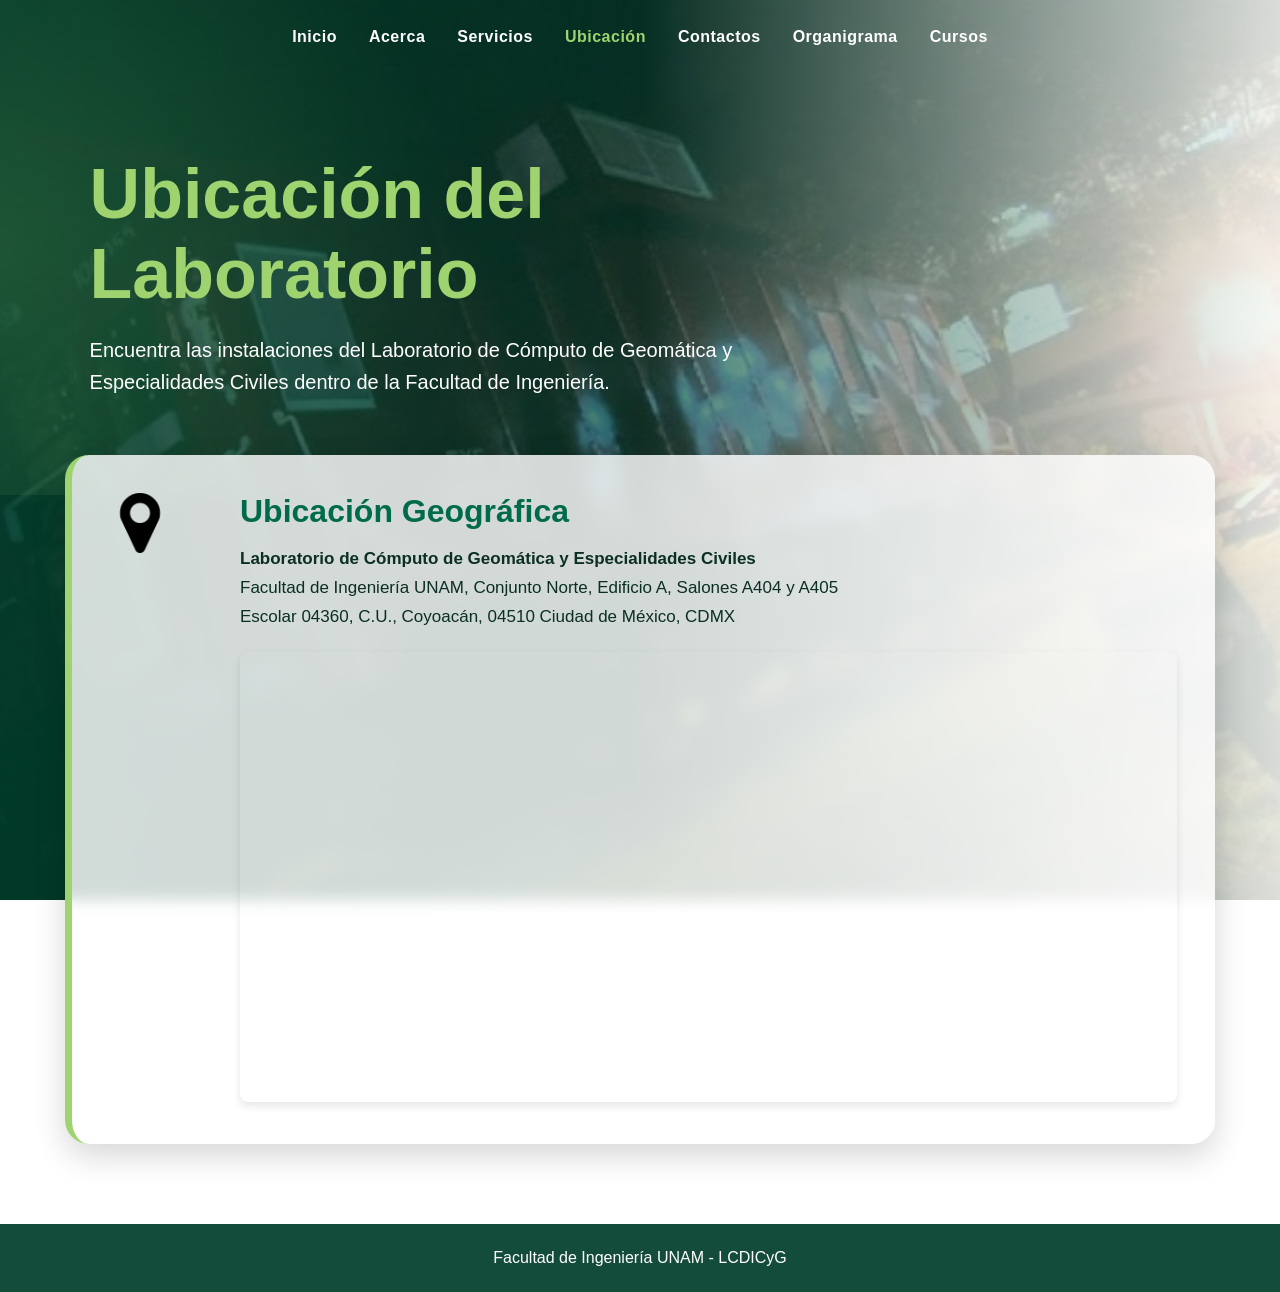
<file: ubicacion.html>
<!DOCTYPE html>
<html lang="es">
<head>
    <meta charset="UTF-8">
    <meta name="viewport" content="width=device-width, initial-scale=1.0">
    <title>Ubicación - LCDICyG</title>
    <link rel="stylesheet" href="css/style.css">
</head>
<body class="acerca-page">

    <section class="acerca-hero" id="acercaHero">
        <div class="acerca-overlay"></div>

        <div class="acerca-nav">
            <a href="index.html">Inicio</a>
            <a href="acerca.html">Acerca</a>
            <a href="servicios.html">Servicios</a>
            <a href="ubicacion.html" class="active-link">Ubicación</a>
            <a href="contactos.html">Contactos</a>
            <a href="organigrama.html">Organigrama</a>
            <a href="cursos.html">Cursos</a>
        </div>

        <div class="acerca-content">
            <h1>Ubicación del Laboratorio</h1>
            <p>
                Encuentra las instalaciones del Laboratorio de Cómputo de Geomática y Especialidades Civiles dentro de la Facultad de Ingeniería.
            </p>
        </div>
    </section>

    <main class="acerca-sections">

        <article class="info-block" data-bg="images/facultad_princ.jpg">
            <div class="number">
                <img src="images/map.png" alt="Icono de Mapa" style="width: 60px; height: auto;">
            </div>
            
            <div class="text">
                <h2>Ubicación Geográfica</h2>
                <p><strong>Laboratorio de Cómputo de Geomática y Especialidades Civiles</strong></p>
                <p>
                    Facultad de Ingeniería UNAM, Conjunto Norte, Edificio A, Salones A404 y A405 <br>
                    Escolar 04360, C.U., Coyoacán, 04510 Ciudad de México, CDMX
                </p>

                <iframe 
                    src="https://www.google.com/maps/embed?pb=!1m18!1m12!1m3!1d470.60921325893815!2d-99.18495594511664!3d19.33128583895734!2m3!1f0!2f0!3f0!3m2!1i1024!2i768!4f13.1!3m3!1m2!1s0x85ce00015be0a713%3A0x3fc11681a8244370!2sFacultad%20de%20Ingenier%C3%ADa%20UNAM!5e0!3m2!1ses-419!2smx!4v1782341574513!5m2!1ses-419!2smx" 
                    width="100%" 
                    height="450" 
                    style="border:0; margin-top: 20px; border-radius: 8px; box-shadow: 0 4px 8px rgba(0,0,0,0.1);" 
                    allowfullscreen="" 
                    loading="lazy" 
                    referrerpolicy="strict-origin-when-cross-origin">
                </iframe>
                
            </div>
        </article>

    </main>

    <footer class="acerca-footer">
        <p>Facultad de Ingeniería UNAM - LCDICyG</p>
    </footer>

    <script src="js/main.js"></script>
</body>
</html>
</file>
<file: css/style.css>
*{
    margin: 0;
    padding: 0;
    box-sizing: border-box;
}

body{
    font-family: Arial, Helvetica, sans-serif;
    overflow: hidden;
    color: #0b2f24;
}

.slider{
    width: 100%;
    height: 100vh;
    position: relative;
    overflow: hidden;
}

.screen{
    width: 100%;
    height: 100vh;
    position: absolute;
    inset: 0;
    opacity: 0;
    transform: translateX(100%);
    transition: opacity 0.8s ease, transform 0.8s ease;
    pointer-events: none;
}

.screen.active{
    opacity: 1;
    transform: translateX(0);
    pointer-events: auto;
}

.screen.exit-left{
    transform: translateX(-100%);
}

#inicio{
    background:
        linear-gradient(90deg, rgba(0, 61, 43, 0.92), rgba(0, 61, 43, 0.55), rgba(0,0,0,0.12)),
        url("../images/Laboratorio.jpeg");
    background-size: cover;
    background-position: center;
}

#opciones{
    background:
        linear-gradient(90deg, rgba(0, 61, 43, 0.88), rgba(0, 61, 43, 0.45), rgba(255,255,255,0.1)),
        url("../images/Laboratorio2.jpeg");
    background-size: cover;
    background-position: center;
}

.content{
    position: relative;
    z-index: 2;
}

.intro-content{
    width: min(900px, 90%);
    min-height: 100vh;
    display: flex;
    flex-direction: column;
    justify-content: center;
    padding-left: 7%;
    color: white;
}

.intro-content h1{
    font-size: clamp(36px, 5vw, 62px);
    line-height: 1.1;
    margin-bottom: 28px;
    color: #9fd36f;
}

.intro-content p{
    font-size: clamp(16px, 1.5vw, 20px);
    line-height: 1.7;
    max-width: 850px;
    text-align: justify;
}

.hint{
    margin-top: 35px;
    font-size: 15px;
    color: #d7b56d;
    letter-spacing: 0.5px;
}

.hint.dark{
    color: #d7b56d;
    text-align: center;
    display: block;
}

.options-content{
    width: min(1150px, 92%);
    margin: 0 auto;
    min-height: 100vh;
    padding: 70px 0;
    display: flex;
    flex-direction: column;
    justify-content: center;
}

.options-content h2{
    text-align: center;
    font-size: clamp(34px, 4vw, 54px);
    color: white;
    margin-bottom: 10px;
}

.subtitle{
    text-align: center;
    font-size: 18px;
    color: #e6f2e6;
    margin-bottom: 40px;
}

.option-grid{
    display: grid;
    grid-template-columns: repeat(auto-fit, minmax(230px, 1fr));
    gap: 22px;
}

.option-card{
    min-height: 155px;
    padding: 28px;
    border-radius: 22px;
    text-decoration: none;
    color: #0b2f24;
    background: rgba(255, 255, 255, 0.88);
    box-shadow: 0 10px 28px rgba(0, 0, 0, 0.18);
    border-top: 5px solid #9fd36f;
    transition: 0.3s ease;
}

.option-card:hover{
    transform: translateY(-8px);
    background: #f4f8f4;
}

.option-card h3{
    color: #006b4b;
    font-size: 23px;
    margin-bottom: 12px;
}

.option-card p{
    line-height: 1.5;
    color: #0b2f24;
}

.arrow{
    position: fixed;
    top: 50%;
    transform: translateY(-50%);
    z-index: 20;

    width: 52px;
    height: 52px;
    border: none;
    border-radius: 50%;

    background: rgba(159, 211, 111, 0.88);
    color: #003d2b;
    font-size: 28px;
    cursor: pointer;

    transition: 0.3s ease;
}

.arrow:hover{
    background: #d7b56d;
    transform: translateY(-50%) scale(1.08);
}

.left{
    left: 25px;
}

.right{
    right: 25px;
}

@media(max-width: 768px){

    body{
        overflow-y: auto;
    }

    .slider{
        height: auto;
        min-height: 100vh;
        overflow: visible;
    }

    .screen{
        min-height: 100vh;
        height: auto;
        overflow-y: auto;
    }

    .screen.active{
        position: relative;
        display: block;
    }

    .screen:not(.active){
        display: none;
    }

    .intro-content{
        width: 92%;
        min-height: 100vh;
        padding: 90px 25px 80px;
    }

    .intro-content h1{
        font-size: 34px;
        line-height: 1.15;
    }

    .intro-content p{
        font-size: 15px;
        line-height: 1.6;
        text-align: left;
    }

    .options-content{
        width: 92%;
        min-height: 100vh;
        height: auto;
        padding: 75px 0 90px;
        justify-content: flex-start;
    }

    .options-content h2{
        font-size: 34px;
    }

    .subtitle{
        font-size: 16px;
        margin-bottom: 25px;
    }

    .option-grid{
        grid-template-columns: 1fr;
        gap: 16px;
        padding-bottom: 35px;
    }

    .option-card{
        min-height: auto;
        padding: 22px;
    }

    .arrow{
        width: 44px;
        height: 44px;
        font-size: 22px;
        top: auto;
        bottom: 18px;
        transform: none;
    }

    .arrow:hover{
        transform: scale(1.05);
    }

    .left{
        left: 18px;
    }

    .right{
        right: 18px;
    }
}

/* ========================= */
/* PÁGINA ACERCA */
/* ========================= */

.acerca-page{
    overflow: auto;

    background:
        linear-gradient(
            90deg,
            rgba(0, 61, 43, 0.92),
            rgba(0, 61, 43, 0.65),
            rgba(244,248,244,0.88)
        ),
        url("../images/tren.jpg");

    background-size: cover;
    background-position: center;
    background-attachment: fixed;

    transition: background 0.7s ease;
}

.acerca-hero{
    min-height: 55vh;
    position: relative;
    background: transparent;
}

.acerca-overlay{
    position: absolute;
    inset: 0;

    background:
        radial-gradient(
            circle at left,
            rgba(159, 211, 111, 0.18),
            transparent 35%
        );
}

.acerca-nav{
    position: relative;
    z-index: 5;

    display: flex;
    justify-content: center;
    flex-wrap: wrap;
    gap: 32px;

    padding: 28px;
}

.acerca-nav a{
    color: white;
    text-decoration: none;
    font-weight: bold;
    letter-spacing: 0.5px;

    transition: 0.3s;
}

.acerca-nav a:hover,
.active-link{
    color: #9fd36f !important;
}

.acerca-content{
    position: relative;
    z-index: 5;

    width: min(900px, 90%);

    padding: 80px 7%;

    color: white;
}

.acerca-content h1{
    font-size: clamp(40px, 6vw, 70px);

    color: #9fd36f;

    margin-bottom: 20px;
}

.acerca-content p{
    font-size: 20px;
    line-height: 1.6;

    max-width: 700px;
}

.acerca-sections{
    width: min(1150px, 92%);

    margin: -40px auto 80px;

    position: relative;
    z-index: 10;
}

.info-block{
    display: grid;

    grid-template-columns: 100px 1fr;

    gap: 30px;

    padding: 38px;

    margin-bottom: 28px;

    border-radius: 24px;

    background: rgba(255,255,255,0.82);

    backdrop-filter: blur(8px);

    box-shadow: 0 12px 32px rgba(0,0,0,0.16);

    border-left: 7px solid #9fd36f;

    transition: 0.35s ease;

    cursor: pointer;
}

.info-block:hover{
    transform: translateY(-8px);

    background: rgba(255,255,255,0.9);

    border-left-color: #d7b56d;

    box-shadow: 0 16px 40px rgba(0,0,0,0.22);
}

.number{
    font-size: 42px;
    font-weight: bold;

    color: rgba(0, 107, 75, 0.22);
}

.info-block h2{
    color: #006b4b;

    font-size: 32px;

    margin-bottom: 15px;
}

.info-block p,
.info-block li{
    font-size: 17px;

    line-height: 1.7;

    color: #0b2f24;
}

.info-block ol{
    margin-top: 15px;
    padding-left: 22px;
}

.acerca-footer{
    background-color: rgba(0, 61, 43, 0.92);

    color: white;

    text-align: center;

    padding: 25px;

    backdrop-filter: blur(8px);
}

@media(max-width: 768px){

    .acerca-nav{
        flex-wrap: wrap;
        gap: 18px;
    }

    .info-block{
        grid-template-columns: 1fr;

        padding: 28px;
    }

    .number{
        font-size: 34px;
    }

    .acerca-sections{
        margin-top: -20px;
    }

}

/* ========================= */
/* PÁGINA SERVICIOS */
/* ========================= */

.servicios-page{
    min-height: 100vh;
    overflow: auto;
    color: white;

    background:
        linear-gradient(
            90deg,
            rgba(0, 61, 43, 0.94),
            rgba(0, 61, 43, 0.72),
            rgba(0, 0, 0, 0.35)
        ),
        url("../images/Laboratorio2.jpeg");

    background-size: cover;
    background-position: center;
    background-attachment: fixed;
}

.servicios-nav{
    position: relative;
    z-index: 5;

    display: flex;
    justify-content: center;
    flex-wrap: wrap;
    gap: 32px;

    padding: 28px;
}

.servicios-nav a{
    color: white;
    text-decoration: none;
    font-weight: bold;
    letter-spacing: 0.5px;
    transition: 0.3s;
}

.servicios-nav a:hover,
.servicios-nav .active-link{
    color: #9fd36f;
}

.servicios-main{
    width: min(1100px, 92%);
    margin: 0 auto;
    min-height: calc(100vh - 120px);

    display: flex;
    flex-direction: column;
    justify-content: center;
    gap: 35px;
}

.servicios-intro{
    text-align: center;
}

.servicios-intro h1{
    font-size: clamp(42px, 6vw, 72px);
    color: #9fd36f;
    margin-bottom: 15px;
}

.servicios-intro p{
    font-size: 19px;
    line-height: 1.6;
}

.service-tabs{
    display: grid;
    grid-template-columns: repeat(4, 1fr);
    gap: 18px;
}

.service-tab{
    padding: 22px 18px;
    border: 2px solid rgba(159, 211, 111, 0.65);
    border-radius: 20px;

    background: rgba(255, 255, 255, 0.13);
    color: white;

    font-size: 18px;
    font-weight: bold;

    cursor: pointer;
    backdrop-filter: blur(8px);

    transition: 0.3s ease;
}

.service-tab:hover,
.service-tab.active{
    background: rgba(159, 211, 111, 0.9);
    color: #003d2b;
    transform: translateY(-5px);
}

.service-content{
    display: none;

    padding: 40px;
    border-radius: 24px;

    background: rgba(255, 255, 255, 0.86);
    color: #0b2f24;

    box-shadow: 0 15px 35px rgba(0,0,0,0.22);
    backdrop-filter: blur(8px);

    animation: fadeService 0.5s ease;
}

.service-content.active{
    display: block;
}

.service-content h2{
    font-size: 34px;
    color: #006b4b;
    margin-bottom: 15px;
}

.service-content p{
    font-size: 18px;
    line-height: 1.7;
    margin-bottom: 25px;
}

.service-link{
    color: #006b4b;
    font-weight: bold;
    text-decoration: underline;
    text-underline-offset: 6px;

    transition: 0.3s;
}

.service-link:hover{
    color: #9fd36f;
}

.servicios-footer{
    background-color: rgba(0, 61, 43, 0.92);
    color: white;
    text-align: center;
    padding: 25px;
    backdrop-filter: blur(8px);
}

@keyframes fadeService{
    from{
        opacity: 0;
        transform: translateY(18px);
    }

    to{
        opacity: 1;
        transform: translateY(0);
    }
}

@media(max-width: 900px){
    .service-tabs{
        grid-template-columns: repeat(2, 1fr);
    }
}

@media(max-width: 600px){
    .service-tabs{
        grid-template-columns: 1fr;
    }

    .servicios-nav{
        flex-wrap: wrap;
        gap: 18px;
    }

    .service-content{
        padding: 28px;
    }
}

/* ========================= */
/* FORMULARIOS / PDFs */
/* ========================= */

.formatos-page{
    min-height: 100vh;

    background:
        linear-gradient(
            90deg,
            rgba(0, 61, 43, 0.94),
            rgba(0, 61, 43, 0.72),
            rgba(0, 0, 0, 0.35)
        ),
        url("../images/Laboratorio2.jpeg");

    background-size: cover;
    background-position: center;
    background-attachment: fixed;

    color: white;
}

.formatos-main{
    width: min(1200px, 92%);
    margin: 40px auto 80px;

    display: grid;
    grid-template-columns: 420px 1fr;
    gap: 45px;
    align-items: center;
}

.formatos-left{
    display: flex;
    justify-content: center;
    align-items: center;
}

.formatos-left img{
    width: 100%;
    max-width: 320px;

    filter:
        drop-shadow(0 0 18px rgba(159, 211, 111, 0.35));

    transition: 0.4s;
}

.formatos-left img:hover{
    transform: scale(1.04);
}

.formatos-right{
    padding: 40px;

    background: rgba(255,255,255,0.88);

    border-radius: 26px;

    backdrop-filter: blur(10px);

    box-shadow: 0 15px 40px rgba(0,0,0,0.22);
}

.formatos-right h1{
    color: #006b4b;

    font-size: 42px;

    margin-bottom: 35px;
}

.pdf-grid{
    display: grid;
    grid-template-columns: repeat(2, 1fr);
    gap: 22px;
}

.pdf-card{
    display: flex;
    align-items: center;
    gap: 18px;

    padding: 22px;

    border-radius: 18px;

    text-decoration: none;

    background: linear-gradient(
        135deg,
        #006b4b,
        #00885f
    );

    color: white;

    transition: 0.3s ease;
}

.pdf-card:hover{
    transform: translateY(-6px);

    background: linear-gradient(
        135deg,
        #9fd36f,
        #6fbf73
    );

    color: #003d2b;
}

.pdf-icon{
    width: 58px;
    height: 58px;

    border-radius: 14px;

    display: flex;
    justify-content: center;
    align-items: center;

    background: rgba(255,255,255,0.18);

    font-weight: bold;
    font-size: 18px;
}

.pdf-card span{
    font-size: 18px;
    font-weight: bold;
    line-height: 1.4;
}

@media(max-width: 900px){

    .formatos-main{
        grid-template-columns: 1fr;
    }

    .pdf-grid{
        grid-template-columns: 1fr;
    }

}

/* ========================= */
/* SERVICIO SOCIAL */
/* ========================= */

.ssocial-page{
    min-height: 100vh;
    overflow-y: auto;

    background:
        linear-gradient(
            90deg,
            rgba(0, 61, 43, 0.94),
            rgba(0, 61, 43, 0.72),
            rgba(0, 0, 0, 0.35)
        ),
        url("../images/Laboratorio2.jpeg");

    background-size: cover;
    background-position: center;
    background-attachment: fixed;

    color: white;
}

.ssocial-main{
    width: min(1150px, 92%);
    margin: 25px auto 55px;

    display: grid;
    grid-template-columns: 380px 1fr;
    gap: 40px;
    align-items: center;
}

.ssocial-logo{
    display: flex;
    justify-content: center;
    align-items: center;
}

.ssocial-logo img{
    width: 100%;
    max-width: 330px;

    filter: drop-shadow(0 0 18px rgba(159, 211, 111, 0.35));

    transition: 0.4s;
}

.ssocial-logo img:hover{
    transform: scale(1.04);
}

.ssocial-info{
    padding: 32px 38px;

    background: rgba(255,255,255,0.88);

    border-radius: 24px;

    backdrop-filter: blur(10px);

    box-shadow: 0 15px 40px rgba(0,0,0,0.22);

    color: #0b2f24;
}

.ssocial-info h1{
    color: #006b4b;
    font-size: 40px;
    margin-bottom: 10px;
}

.ssocial-line{
    width: 100%;
    height: 2px;
    background: rgba(0, 107, 75, 0.25);
    margin-bottom: 20px;
}

.ssocial-info p{
    font-size: 17px;
    line-height: 1.55;
    margin-bottom: 10px;
}

.ssocial-contact{
    margin-top: 22px;
    padding: 14px;

    border: 2px solid #006b4b;
    border-radius: 16px;

    text-align: center;

    background: rgba(159, 211, 111, 0.12);
}

.ssocial-contact p{
    margin-bottom: 4px;
}

.ssocial-button{
    display: inline-block;

    margin-top: 18px;

    color: #006b4b;
    font-weight: bold;
    text-decoration: underline;
    text-underline-offset: 6px;

    transition: 0.3s;
}

.ssocial-button:hover{
    color: #9fd36f;
}

@media(max-width: 900px){

    .ssocial-main{
        grid-template-columns: 1fr;
    }

    .ssocial-info{
        padding: 28px;
    }

}

/* ========================= */
/* CONTACTO */
/* ========================= */

.contacto-page{
    min-height: 100vh;
    overflow-y: auto;

    background:
        linear-gradient(
            90deg,
            rgba(0, 61, 43, 0.94),
            rgba(0, 61, 43, 0.72),
            rgba(0, 0, 0, 0.35)
        ),
        url("../images/Laboratorio2.jpeg");

    background-size: cover;
    background-position: center;
    background-attachment: fixed;

    color: white;
}

.contacto-main{
    width: min(780px, 92%);
    margin: 35px auto 70px;
}

.contacto-main h1{
    text-align: center;
    font-size: 46px;
    color: #9fd36f;
    margin-bottom: 28px;
}

.contacto-form{
    background: rgba(255,255,255,0.9);
    color: #0b2f24;

    padding: 38px;
    border-radius: 26px;

    box-shadow: 0 15px 40px rgba(0,0,0,0.22);
    backdrop-filter: blur(10px);
}

.form-group{
    margin-bottom: 22px;
}

.form-group label{
    display: block;
    font-weight: bold;
    margin-bottom: 9px;
}

.required{
    color: #006b4b;
    font-weight: bold;
}

.form-group input,
.form-group textarea{
    width: 100%;
    padding: 15px;

    border: 1px solid rgba(0, 107, 75, 0.25);
    border-radius: 14px;

    font-size: 16px;
    outline: none;
}

.form-group textarea{
    min-height: 145px;
    resize: vertical;
}

.form-group input:focus,
.form-group textarea:focus{
    border-color: #006b4b;
    box-shadow: 0 0 0 3px rgba(159, 211, 111, 0.25);
}

.error-message{
    display: none;
    margin-top: 7px;
    color: #006b4b;
    font-weight: bold;
}

.form-group.error .error-message{
    display: block;
}

.form-group.error input{
    border-color: #006b4b;
}

.contact-button{
    width: 100%;
    padding: 16px;

    border: none;
    border-radius: 30px;

    background: #0b2f24;
    color: white;

    font-size: 17px;
    font-weight: bold;
    text-transform: uppercase;

    cursor: pointer;

    transition: 0.35s ease;
}

.contact-button.loading{
    background: #6fbf73;
    opacity: 0.75;
}

.contact-button.success{
    background: #006b4b;
}

.form-status{
    text-align: center;
    margin-top: 18px;
    font-weight: bold;
    color: #006b4b;
}

/* ========================= */
/* CALENDARIOS */
/* ========================= */

.calendarios-page{
    min-height: 100vh;
    overflow-y: auto;

    background:
        linear-gradient(
            90deg,
            rgba(0, 61, 43, 0.94),
            rgba(0, 61, 43, 0.72),
            rgba(0, 0, 0, 0.35)
        ),
        url("../images/Laboratorio2.jpeg");

    background-size: cover;
    background-position: center;
    background-attachment: fixed;

    color: white;
}

.calendarios-page{
    min-height: 100vh;
    overflow-y: auto;
    background:
        linear-gradient(90deg, rgba(0,61,43,0.94), rgba(0,61,43,0.72), rgba(0,0,0,0.35)),
        url("../images/Laboratorio2.jpeg");
    background-size: cover;
    background-position: center;
    background-attachment: fixed;
    color: white;
}

.calendarios-main{
    width: min(1050px, 92%);
    margin: 80px auto 70px;
}

.calendarios-header{
    text-align: center;
    margin-bottom: 25px;
}

.calendarios-header h1{
    font-size: 46px;
    color: #9fd36f;
    margin-bottom: 10px;
}

.calendarios-header p{
    font-size: 18px;
}

.calendario-image-box{
    width: 100%;
    padding: 25px;
    text-align: center;
    background: rgba(255,255,255,0.9);
    border-radius: 24px;
    box-shadow: 0 15px 40px rgba(0,0,0,0.25);
    backdrop-filter: blur(10px);
}

.calendario-image-box img{
    width: auto;
    max-width: 70%;
    max-height: 700px;
    border-radius: 16px;
    box-shadow: 0 10px 25px rgba(0,0,0,0.25);
}

.calendario-link{
    display: block;
    width: fit-content;
    max-width: 100%;
    margin: 25px auto 0;
    color: #9fd36f;
    font-weight: bold;
    text-align: center;
    text-decoration: underline;
    text-underline-offset: 6px;
    transition: 0.3s;
}

.calendario-link:hover{
    color: white;
}

@media(max-width: 768px){
    .calendarios-main{
        margin: 45px auto 60px;
    }

    .calendarios-header h1{
        font-size: 34px;
    }

    .calendario-image-box{
        padding: 12px;
    }

    .calendario-image-box img{
        max-width: 100%;
        max-height: none;
    }
}

/* ========================= */
/* SITIOS DE INTERÉS */
/* ========================= */

.links-page{
    min-height: 100vh;
    overflow-y: auto;

    background:
        linear-gradient(
            90deg,
            rgba(0, 61, 43, 0.94),
            rgba(0, 61, 43, 0.72),
            rgba(0, 0, 0, 0.35)
        ),
        url("../images/Laboratorio2.jpeg");

    background-size: cover;
    background-position: center;
    background-attachment: fixed;

    color: white;
}

.links-main{
    width: min(1200px, 92%);
    margin: 35px auto 75px;

    display: grid;
    grid-template-columns: 420px 1fr;
    gap: 55px;
    align-items: center;
}

.links-left{
    display: flex;
    justify-content: center;
    align-items: center;
}

.links-left img{
    width: 100%;
    max-width: 360px;

    filter: drop-shadow(0 0 18px rgba(159, 211, 111, 0.35));

    transition: 0.4s ease;
}

.links-left img:hover{
    transform: scale(1.04);
}

.links-right{
    padding: 40px;

    background: rgba(255,255,255,0.88);

    color: #0b2f24;

    border-radius: 26px;

    box-shadow: 0 15px 40px rgba(0,0,0,0.22);
    backdrop-filter: blur(10px);
}

.links-right h1{
    color: #006b4b;
    font-size: 44px;
    margin-bottom: 10px;
}

.links-right p{
    font-size: 18px;
    line-height: 1.6;
    margin-bottom: 25px;
}

.links-carousel{
    height: 355px;
    overflow: hidden;

    border-radius: 22px;
    position: relative;
}

.links-carousel::before,
.links-carousel::after{
    content: "";
    position: absolute;
    left: 0;
    width: 100%;
    height: 55px;
    z-index: 5;
    pointer-events: none;
}

.links-carousel::before{
    top: 0;
    background: linear-gradient(to bottom, rgba(255,255,255,0.95), transparent);
}

.links-carousel::after{
    bottom: 0;
    background: linear-gradient(to top, rgba(255,255,255,0.95), transparent);
}

.links-track{
    display: flex;
    flex-direction: column;
    gap: 18px;

    animation: moveLinks 18s linear infinite;
}

.links-carousel:hover .links-track{
    animation-play-state: paused;
}

.link-card{
    display: block;

    padding: 22px 24px;

    border-radius: 18px;

    text-decoration: none;

    background:
        linear-gradient(
            135deg,
            rgba(0, 107, 75, 0.95),
            rgba(0, 136, 95, 0.9)
        );

    color: white;

    transition: 0.3s ease;
}

.link-card:hover{
    transform: translateX(10px);
    background:
        linear-gradient(
            135deg,
            #9fd36f,
            #6fbf73
        );

    color: #003d2b;
}

.link-card span{
    display: block;
    font-size: 21px;
    font-weight: bold;
    margin-bottom: 5px;
}

.link-card small{
    font-size: 14px;
    opacity: 0.9;
}

@keyframes moveLinks{
    from{
        transform: translateY(0);
    }

    to{
        transform: translateY(-50%);
    }
}

@media(max-width: 900px){

    .links-main{
        grid-template-columns: 1fr;
    }

    .links-right{
        padding: 30px;
    }

}

/* ========================= */
/* CURSOS */
/* ========================= */

.cursos-page{
    min-height: 100vh;
    overflow-y: auto;

    background:
        linear-gradient(
            90deg,
            rgba(0, 61, 43, 0.94),
            rgba(0, 61, 43, 0.72),
            rgba(0, 0, 0, 0.35)
        ),
        url("../images/Laboratorio2.jpeg");

    background-size: cover;
    background-position: center;
    background-attachment: fixed;

    color: white;
}

.cursos-main{
    width: min(1250px, 92%);
    margin: 40px auto 80px;

    display: grid;
    grid-template-columns: 420px 1fr;
    gap: 50px;
    align-items: start;
}

.cursos-left{
    position: sticky;
    top: 40px;

    display: flex;
    flex-direction: column;
    align-items: center;
    gap: 22px;
}

.cursos-left img{
    width: 100%;
    max-width: 380px;

    filter: drop-shadow(0 0 20px rgba(159, 211, 111, 0.35));

    transition: 0.4s ease;
}

.cursos-left img:hover{
    transform: scale(1.03);
}

.cursos-left h1{
    text-align: center;
    font-size: 34px;
    color: #9fd36f;
}

.cursos-left p{
    text-align: center;
    font-size: 16px;
    line-height: 1.6;
    color: #e6f2e6;
    max-width: 360px;
}

.cursos-right{
    display: flex;
    flex-direction: column;
    gap: 26px;
}

.course-card{
    padding: 34px;

    border-radius: 26px;

    background: rgba(255, 255, 255, 0.9);
    color: #0b2f24;

    box-shadow: 0 15px 40px rgba(0,0,0,0.22);
    backdrop-filter: blur(10px);

    border-left: 7px solid #9fd36f;

    transition: 0.35s ease;
}

.course-card:hover{
    transform: translateY(-6px);
    border-left-color: #d7b56d;
    box-shadow: 0 20px 48px rgba(0,0,0,0.28);
}

.course-card .course-tag{
    display: inline-block;

    padding: 6px 16px;
    margin-bottom: 14px;

    border-radius: 30px;

    background: rgba(0, 107, 75, 0.12);
    color: #006b4b;

    font-size: 13px;
    font-weight: bold;
    letter-spacing: 0.5px;
    text-transform: uppercase;
}

.course-card.reference .course-tag{
    background: rgba(215, 181, 109, 0.18);
    color: #a3812e;
}

.course-card h2{
    font-size: 27px;
    color: #006b4b;
    margin-bottom: 14px;
}

.course-card p{
    font-size: 16.5px;
    line-height: 1.75;
    margin-bottom: 22px;
}

.course-link{
    display: inline-flex;
    align-items: center;
    gap: 10px;

    padding: 13px 26px;

    border-radius: 30px;

    background: #006b4b;
    color: white;

    font-weight: bold;
    text-decoration: none;
    font-size: 15px;

    transition: 0.3s ease;
}

.course-link:hover{
    background: #9fd36f;
    color: #003d2b;
    transform: translateX(4px);
}

@media(max-width: 900px){

    .cursos-main{
        grid-template-columns: 1fr;
    }

    .cursos-left{
        position: relative;
        top: 0;
    }

    .course-card{
        padding: 26px;
    }

}

/* ========================= */
/* ORGANIGRAMA */
/* ========================= */

.organigrama-page{
    min-height: 100vh;
    overflow-y: auto;

    background:
        linear-gradient(
            90deg,
            rgba(0, 61, 43, 0.94),
            rgba(0, 61, 43, 0.72),
            rgba(0, 0, 0, 0.35)
        ),
        url("../images/Laboratorio2.jpeg");

    background-size: cover;
    background-position: center;
    background-attachment: fixed;

    color: white;
}

.organigrama-header{
    width: min(950px, 92%);
    margin: 55px auto 10px;
    text-align: center;
}

.organigrama-header h1{
    font-size: clamp(38px, 5.5vw, 60px);
    color: #9fd36f;
    margin-bottom: 14px;
}

.organigrama-header p{
    font-size: 18px;
    line-height: 1.6;
    color: #e6f2e6;
}

.org-tree{
    width: min(1150px, 94%);
    margin: 50px auto 100px;

    display: flex;
    flex-direction: column;
    align-items: center;
}

.tree-connector{
    width: 3px;
    height: 46px;

    background: linear-gradient(to bottom, #9fd36f, #d7b56d);
    border-radius: 4px;
}

.node-card{
    position: relative;

    display: flex;
    flex-direction: column;
    align-items: center;
    text-align: center;

    padding: 30px 32px;
    min-width: 260px;

    border-radius: 24px;

    background: rgba(255, 255, 255, 0.92);
    color: #0b2f24;

    box-shadow: 0 16px 38px rgba(0,0,0,0.28);
    backdrop-filter: blur(10px);

    transition: 0.35s ease;
}

.node-card:hover{
    transform: translateY(-8px);
    box-shadow: 0 22px 48px rgba(0,0,0,0.34);
}

.node-badge{
    width: 56px;
    height: 56px;

    display: flex;
    align-items: center;
    justify-content: center;

    border-radius: 50%;

    font-weight: bold;
    font-size: 15px;
    letter-spacing: 0.5px;

    color: white;

    margin-bottom: 16px;

    box-shadow: 0 6px 16px rgba(0,0,0,0.25);
}

.node-role{
    display: block;
    font-size: 15px;
    font-weight: bold;
    text-transform: uppercase;
    letter-spacing: 0.6px;
    color: #006b4b;
    margin-bottom: 8px;
}

.node-name{
    display: block;
    font-size: 21px;
    font-weight: bold;
    color: #0b2f24;
}

.node-card.coordinador{
    border: 2px solid #d7b56d;
    min-width: 320px;
}

.node-card.coordinador .node-badge{
    background: linear-gradient(135deg, #d7b56d, #b8934a);
}

.node-card.asistente{
    border: 2px solid #9fd36f;
}

.node-card.asistente .node-badge{
    background: linear-gradient(135deg, #006b4b, #00885f);
}

.node-card.equipo{
    min-width: 220px;
    padding: 24px 22px;
}

.node-card.equipo .node-badge{
    width: 46px;
    height: 46px;
    font-size: 13px;
    background: linear-gradient(135deg, #6fbf73, #9fd36f);
    color: #003d2b;
}

.node-card.equipo .node-name{
    font-size: 18px;
}

.tree-children{
    position: relative;
    width: 100%;

    display: flex;
    justify-content: center;
    flex-wrap: wrap;
    gap: 30px;

    padding-top: 46px;
}

.tree-children::before{
    content: "";
    position: absolute;
    top: 0;
    left: 14%;
    right: 14%;
    height: 3px;

    background: linear-gradient(to right, transparent, #9fd36f 12%, #9fd36f 88%, transparent);
    border-radius: 4px;
}

.tree-node-wrap{
    position: relative;
    display: flex;
    justify-content: center;
}

.tree-node-wrap::before{
    content: "";
    position: absolute;
    top: -46px;
    left: 50%;
    transform: translateX(-50%);
    width: 3px;
    height: 46px;

    background: #9fd36f;
    border-radius: 4px;
}

.org-legend{
    width: min(950px, 92%);
    margin: 0 auto 70px;

    display: flex;
    justify-content: center;
    flex-wrap: wrap;
    gap: 28px;

    font-size: 14px;
    color: #e6f2e6;
}

.org-legend span{
    display: flex;
    align-items: center;
    gap: 10px;
}

.legend-dot{
    width: 14px;
    height: 14px;
    border-radius: 50%;
    display: inline-block;
}

.legend-dot.gold{
    background: linear-gradient(135deg, #d7b56d, #b8934a);
}

.legend-dot.teal{
    background: linear-gradient(135deg, #006b4b, #00885f);
}

.legend-dot.light{
    background: linear-gradient(135deg, #6fbf73, #9fd36f);
}

@media(max-width: 768px){

    .organigrama-header{
        margin: 40px auto 5px;
    }

    .node-card{
        min-width: 220px;
        padding: 24px 20px;
    }

    .node-card.coordinador{
        min-width: 260px;
    }

    .tree-children{
        gap: 44px 22px;
    }

    .tree-children::before{
        left: 8%;
        right: 8%;
    }

    .org-legend{
        gap: 18px;
    }
}
</file>
